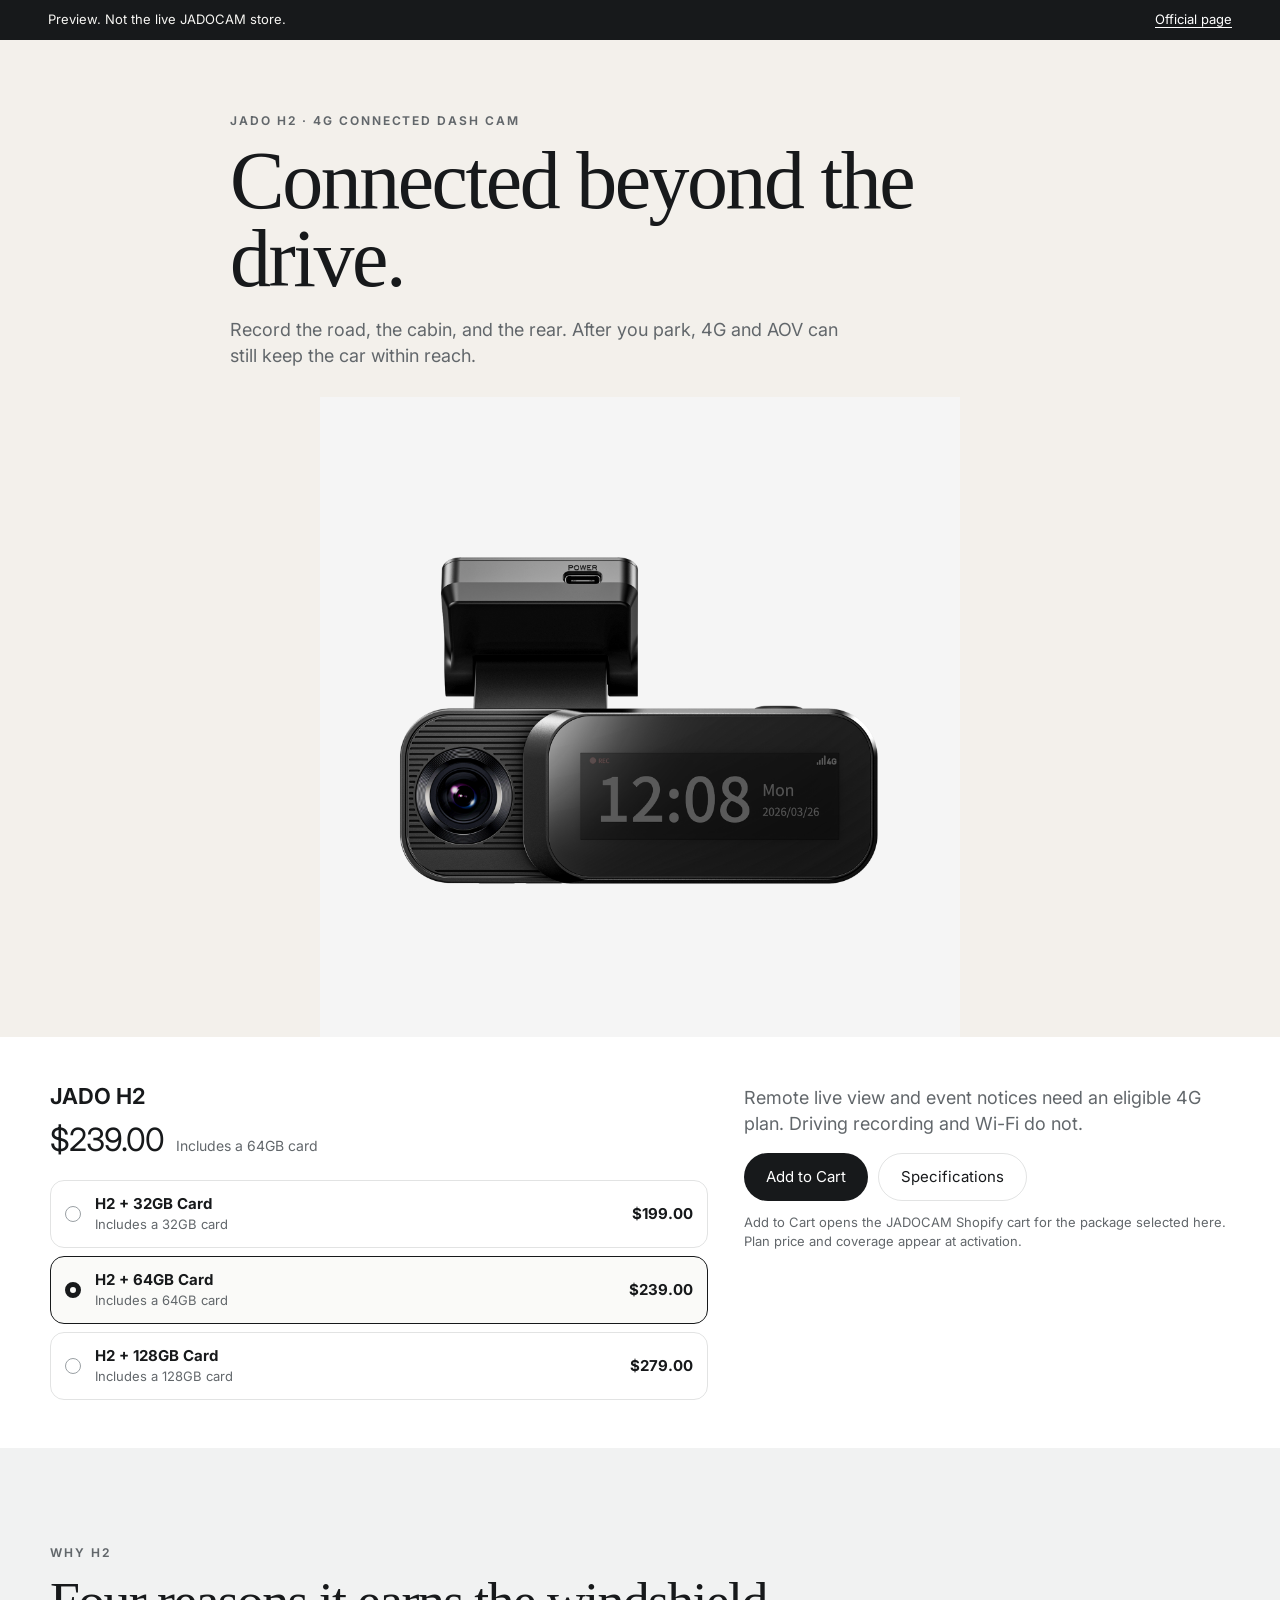
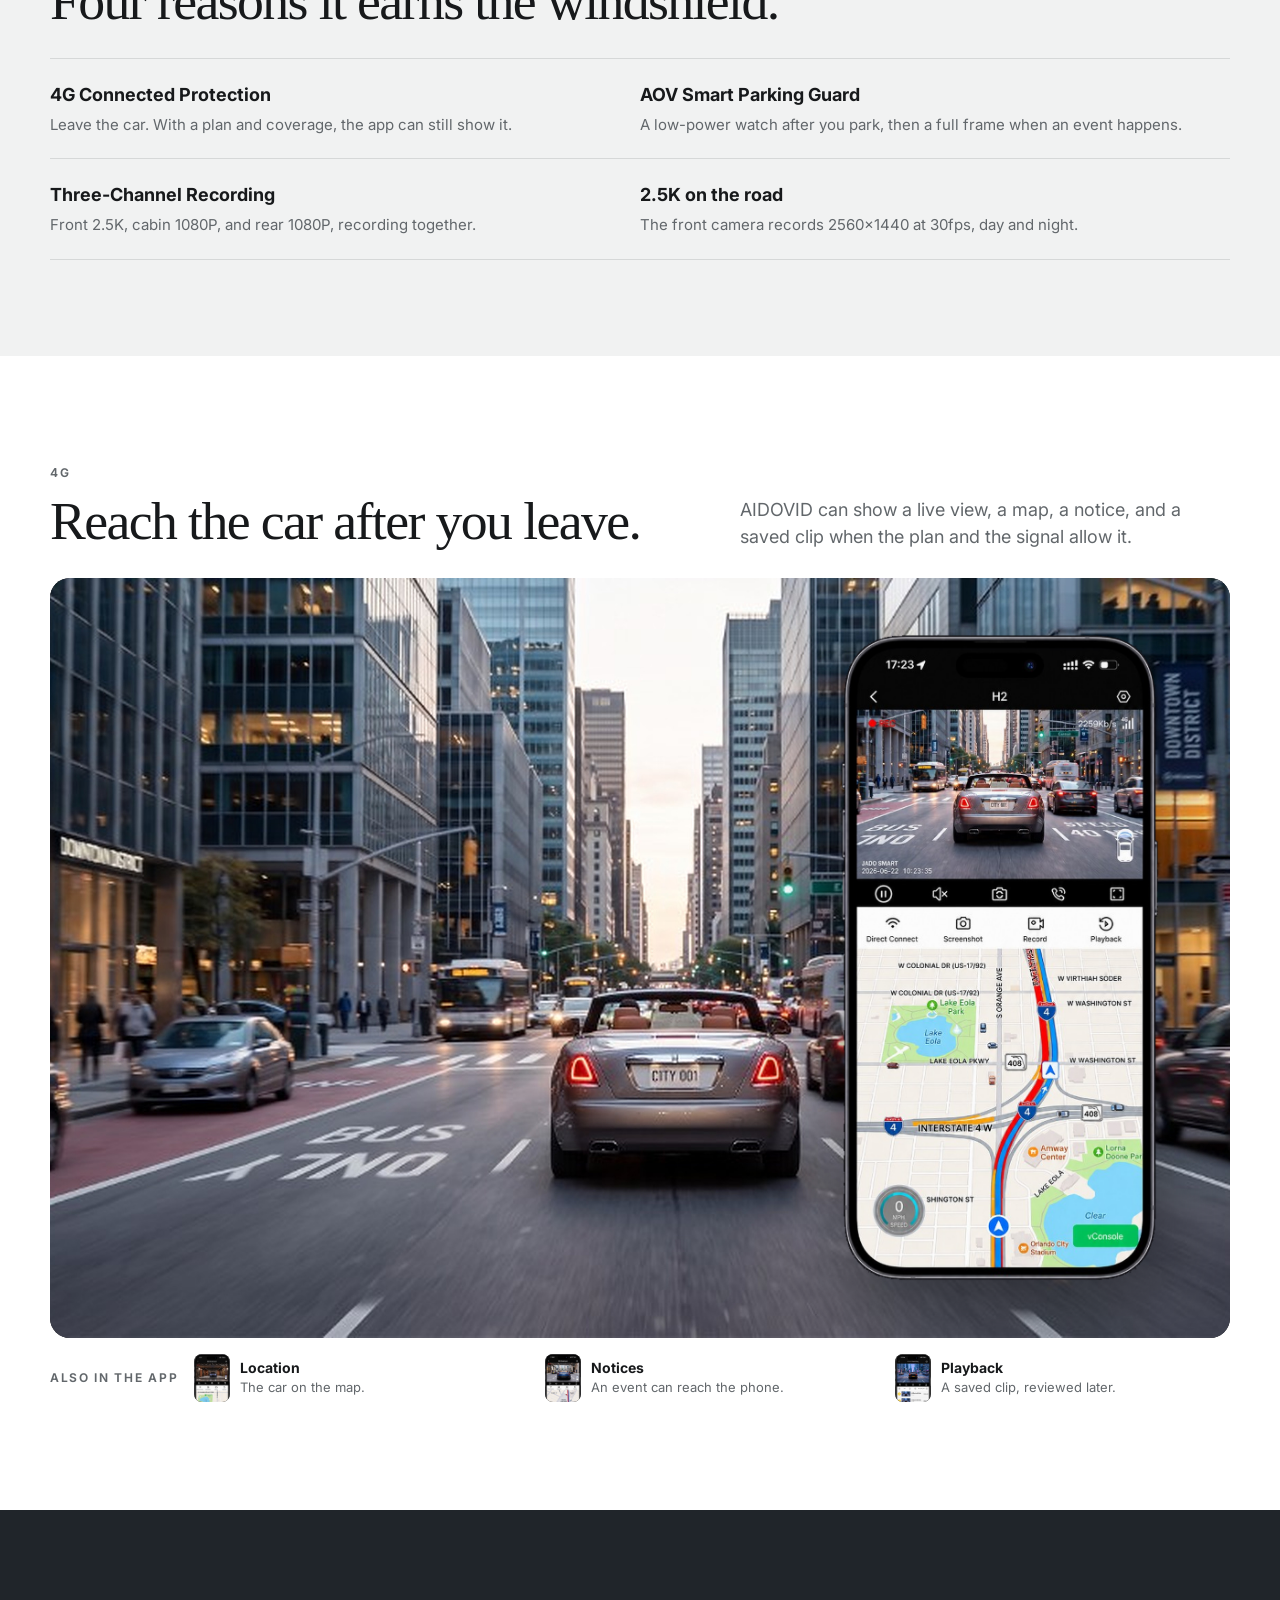
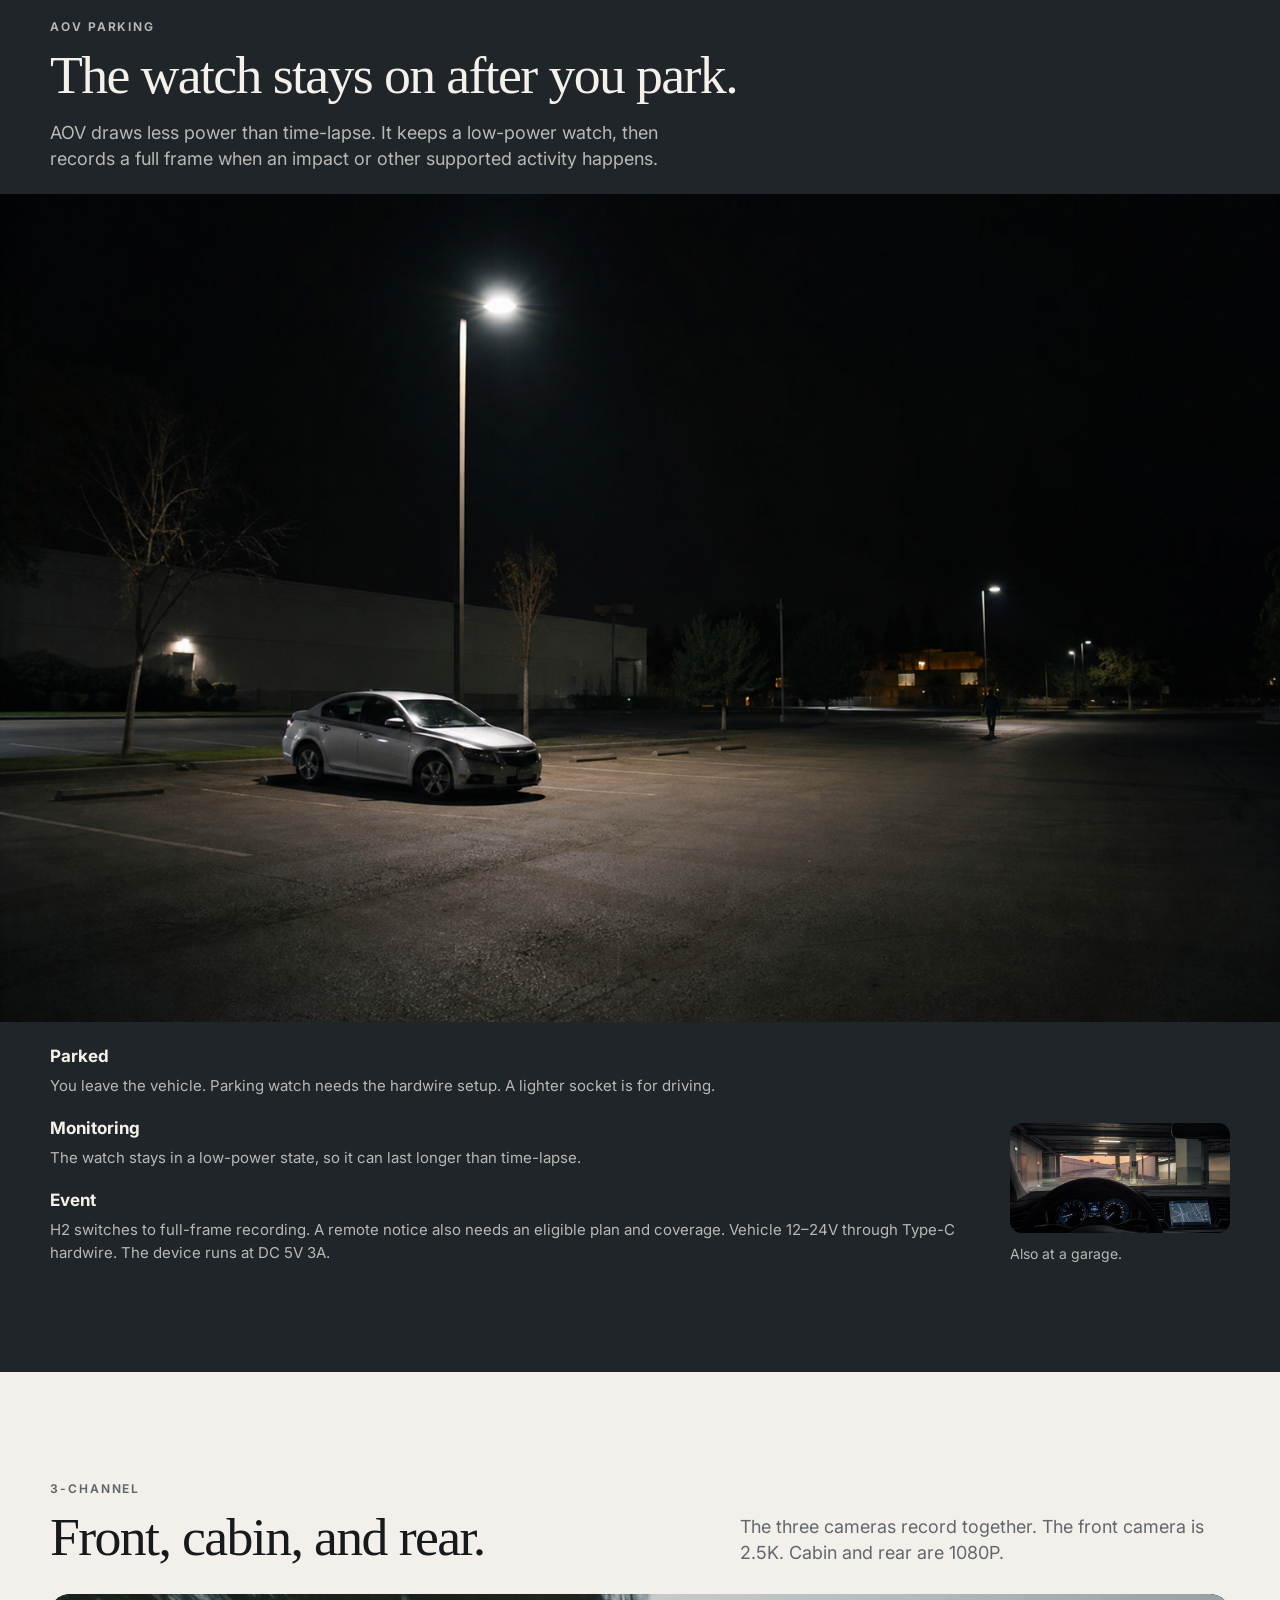
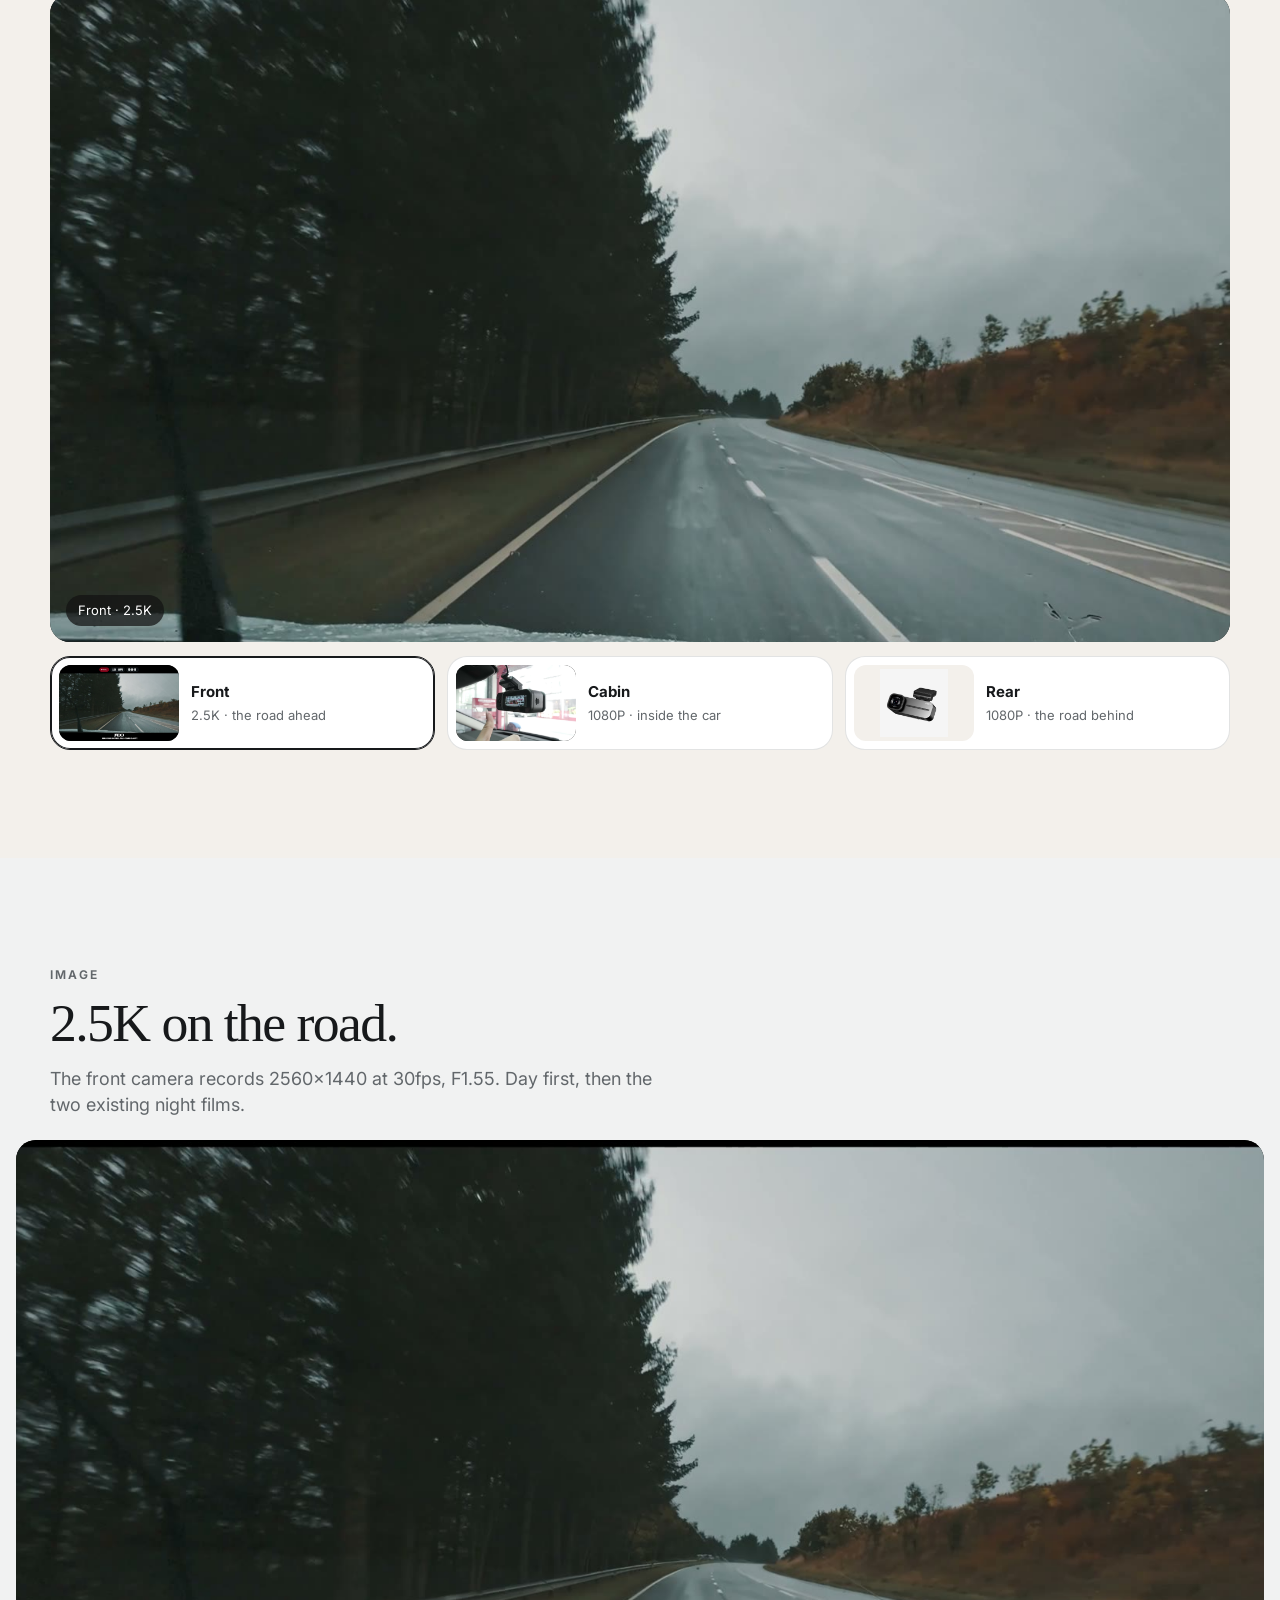
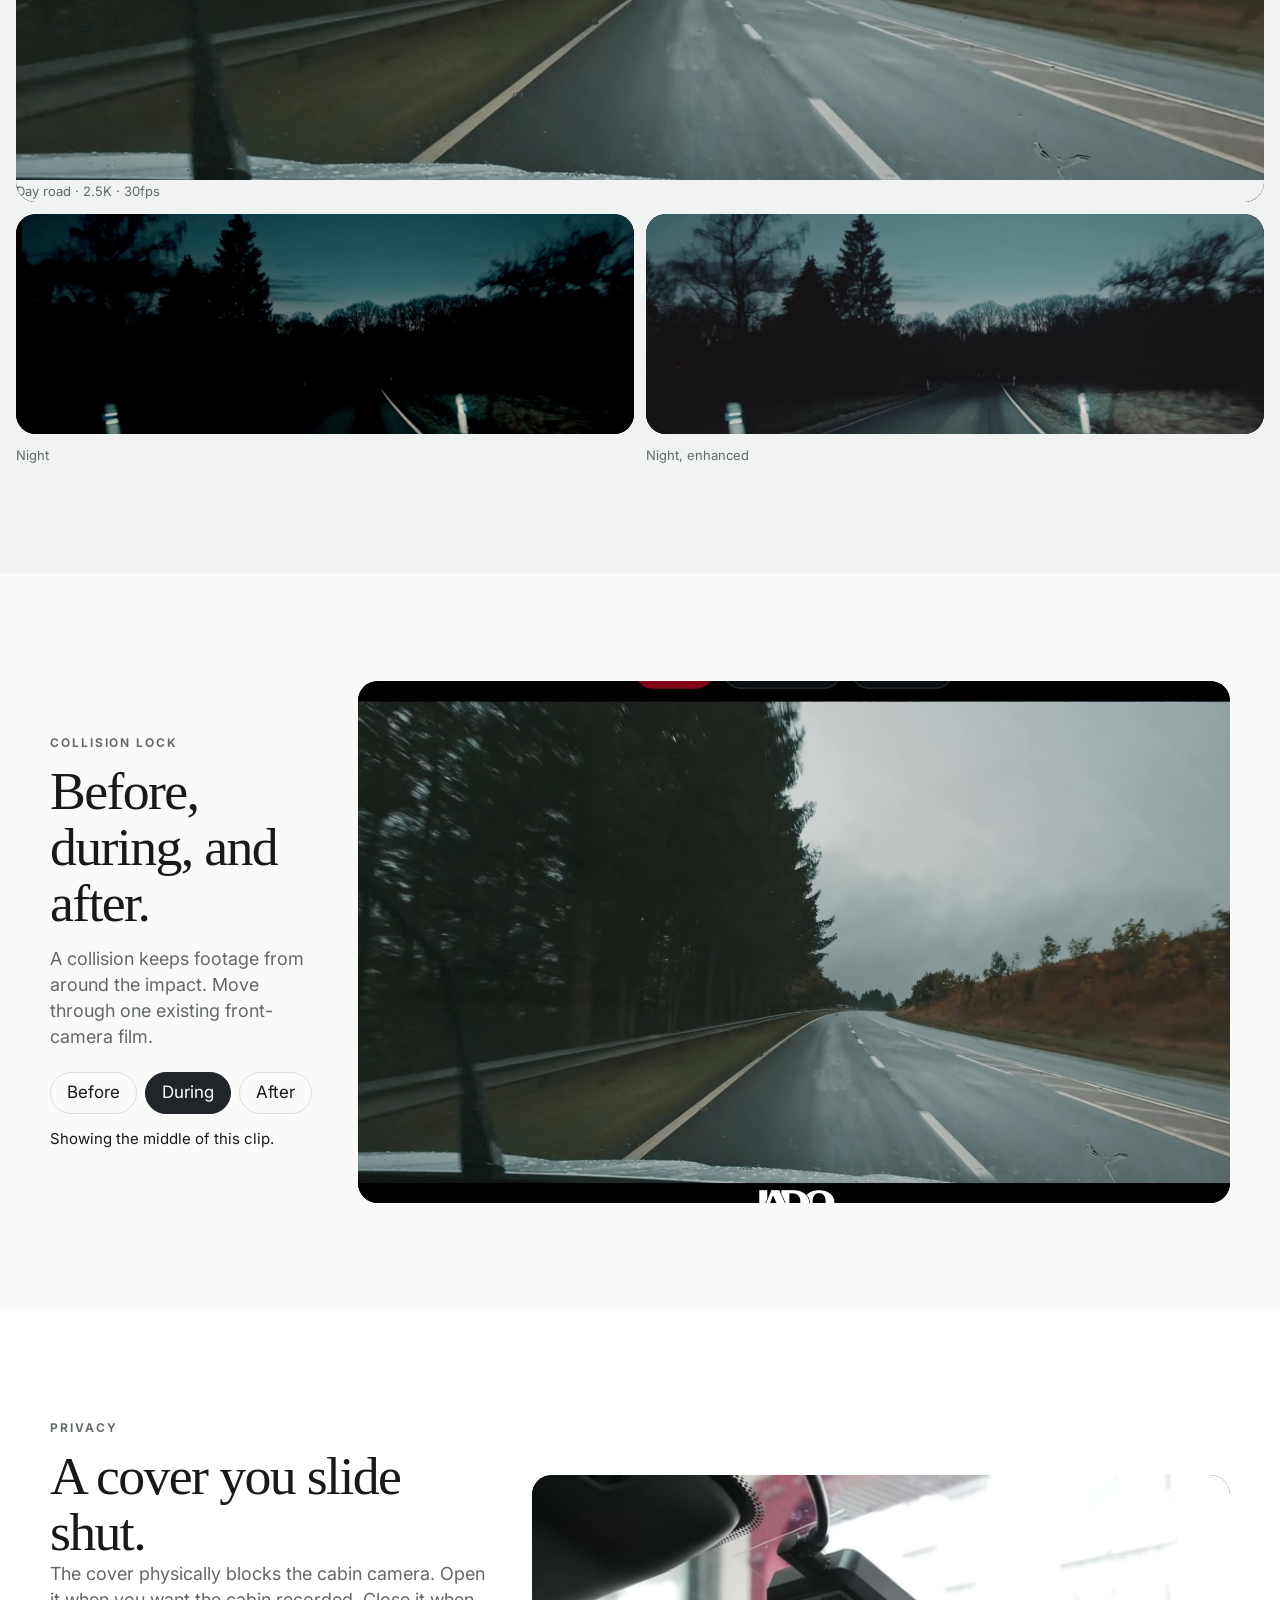
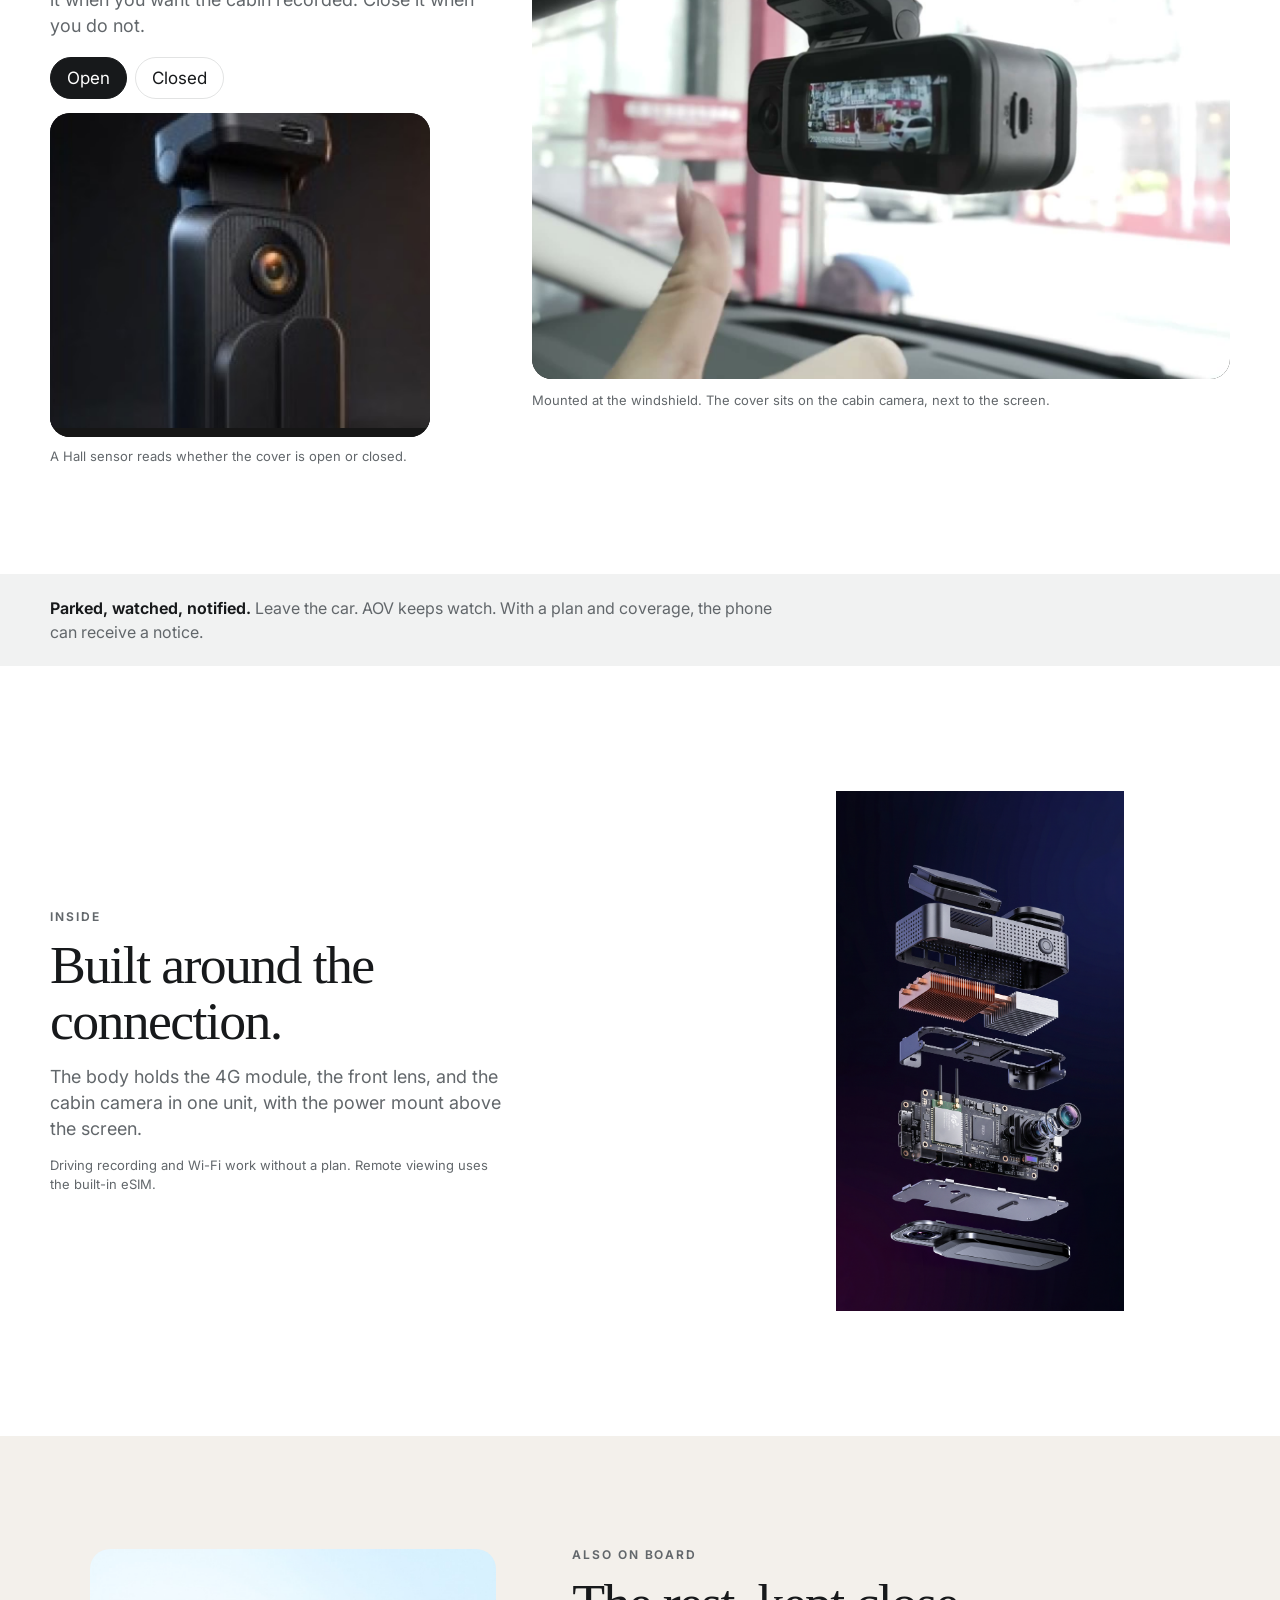
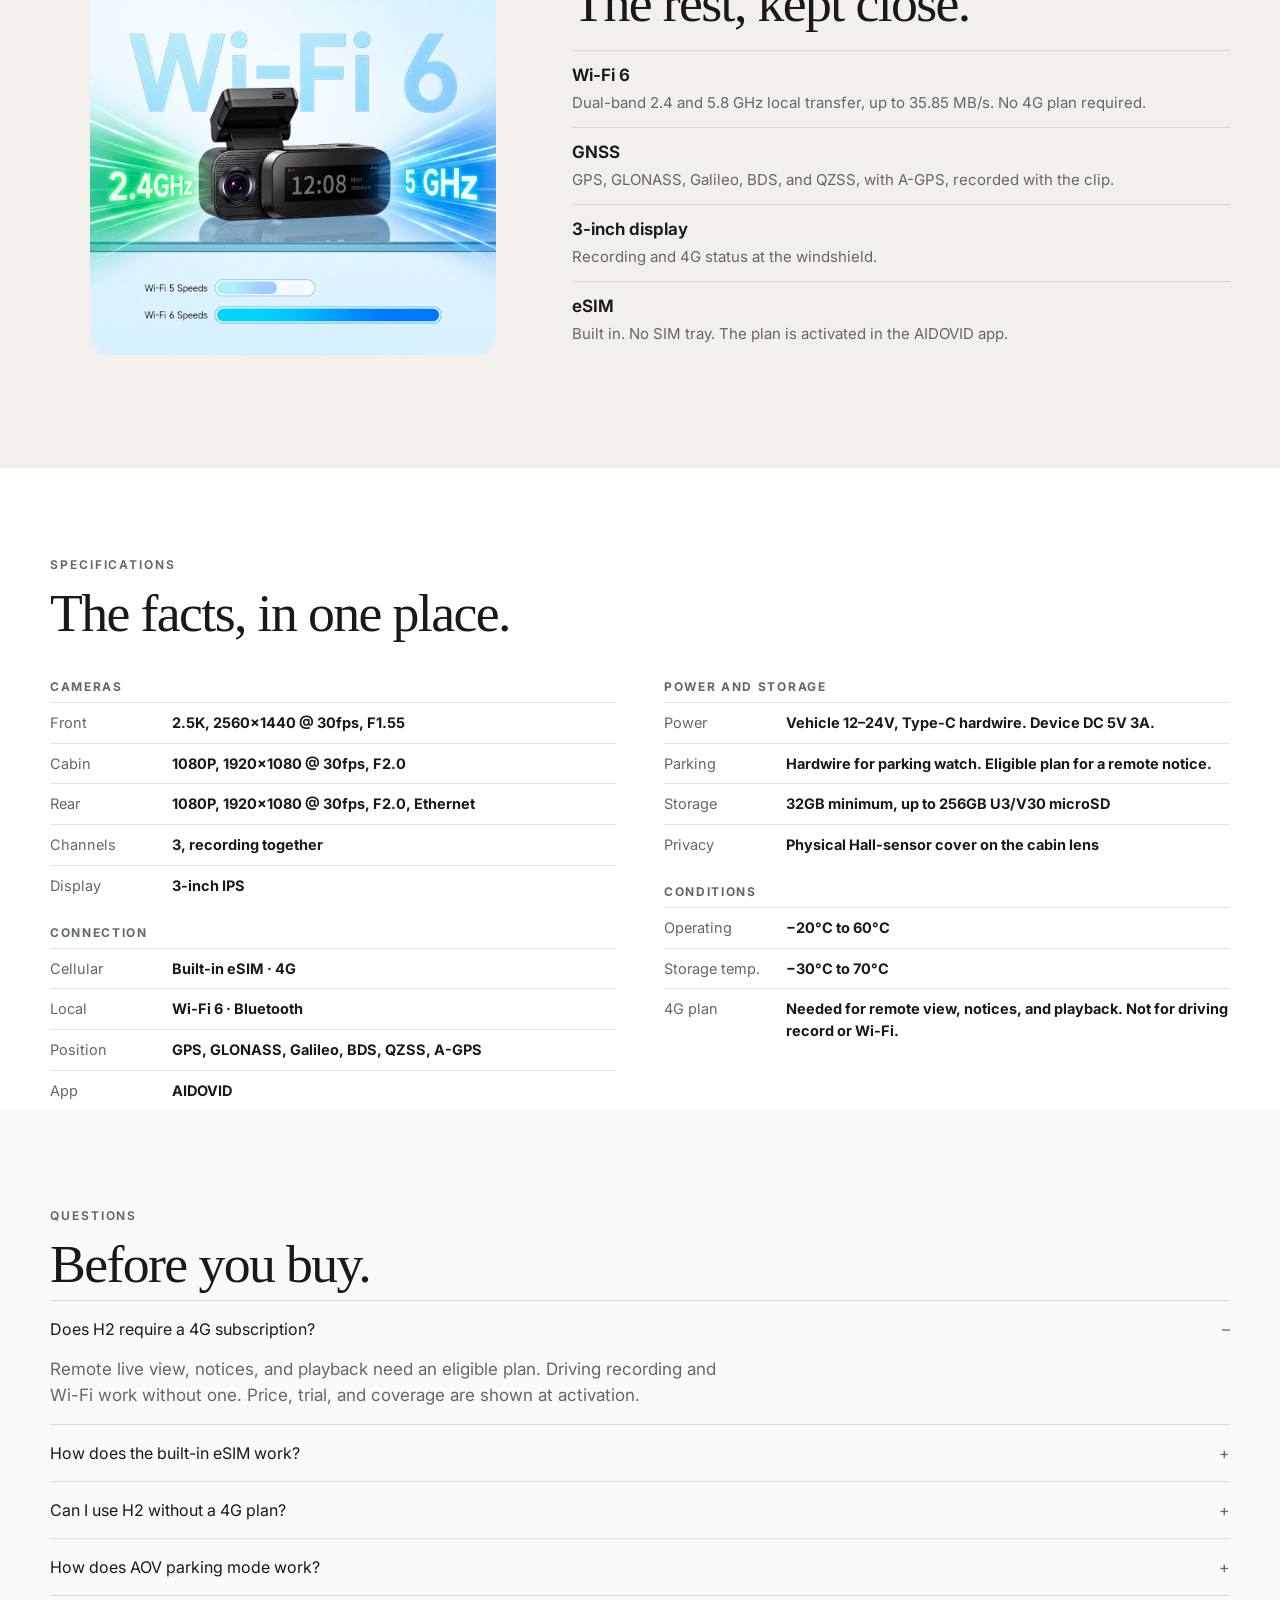
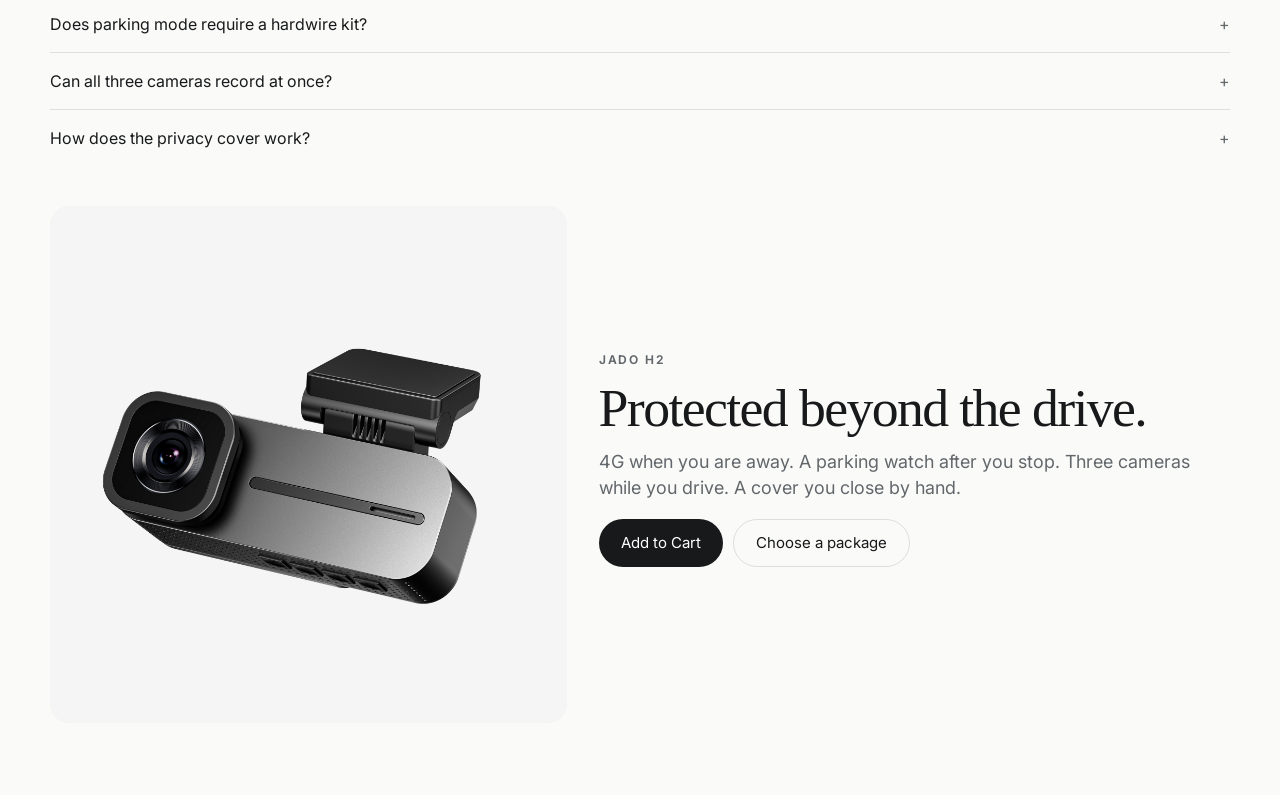
<file: index.html>
<!doctype html>
<html lang="en">
<head>
  <meta charset="utf-8">
  <meta name="robots" content="noindex, nofollow">
  <meta http-equiv="refresh" content="0; url=preview/h2-v2/">
  <title>Preview · JADO H2 V2 — not live</title>
</head>
<body>
  <p><a href="preview/h2-v2/">Open the H2 V2 preview</a></p>
</body>
</html>
</file>
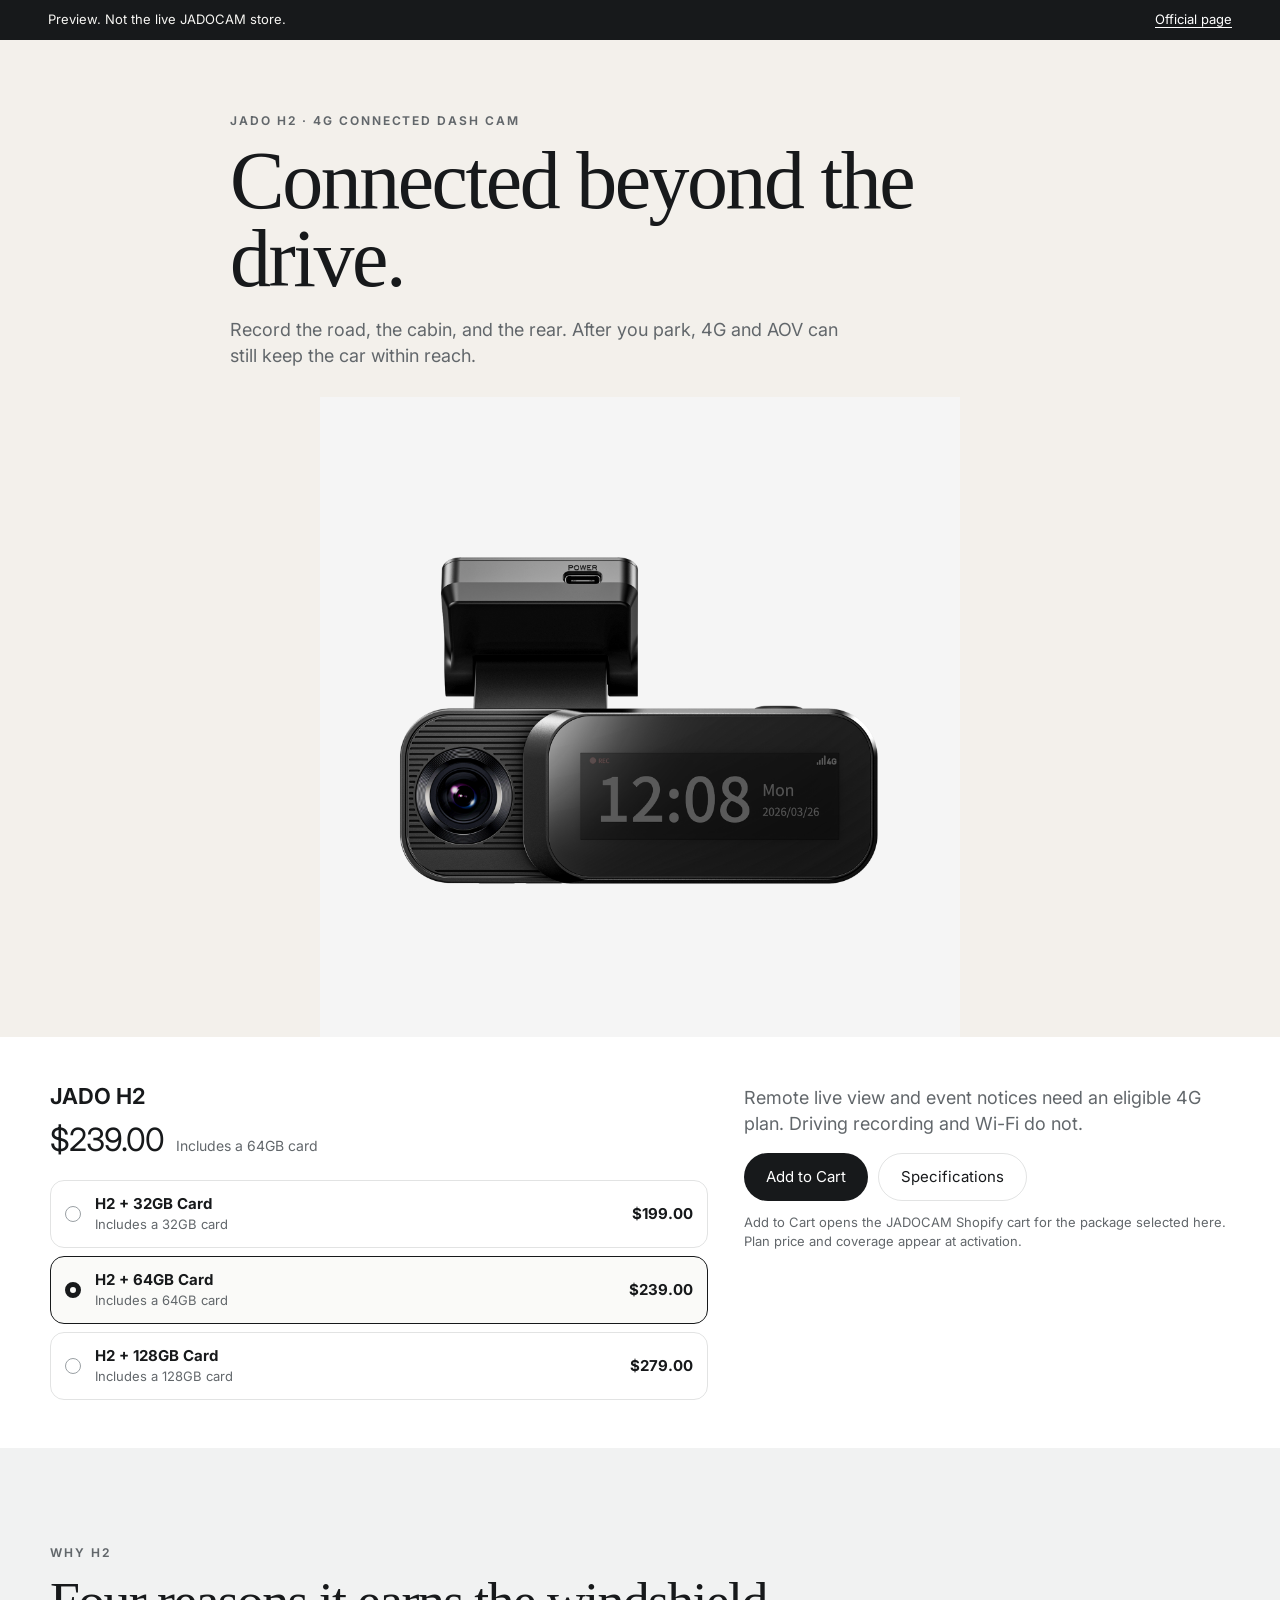
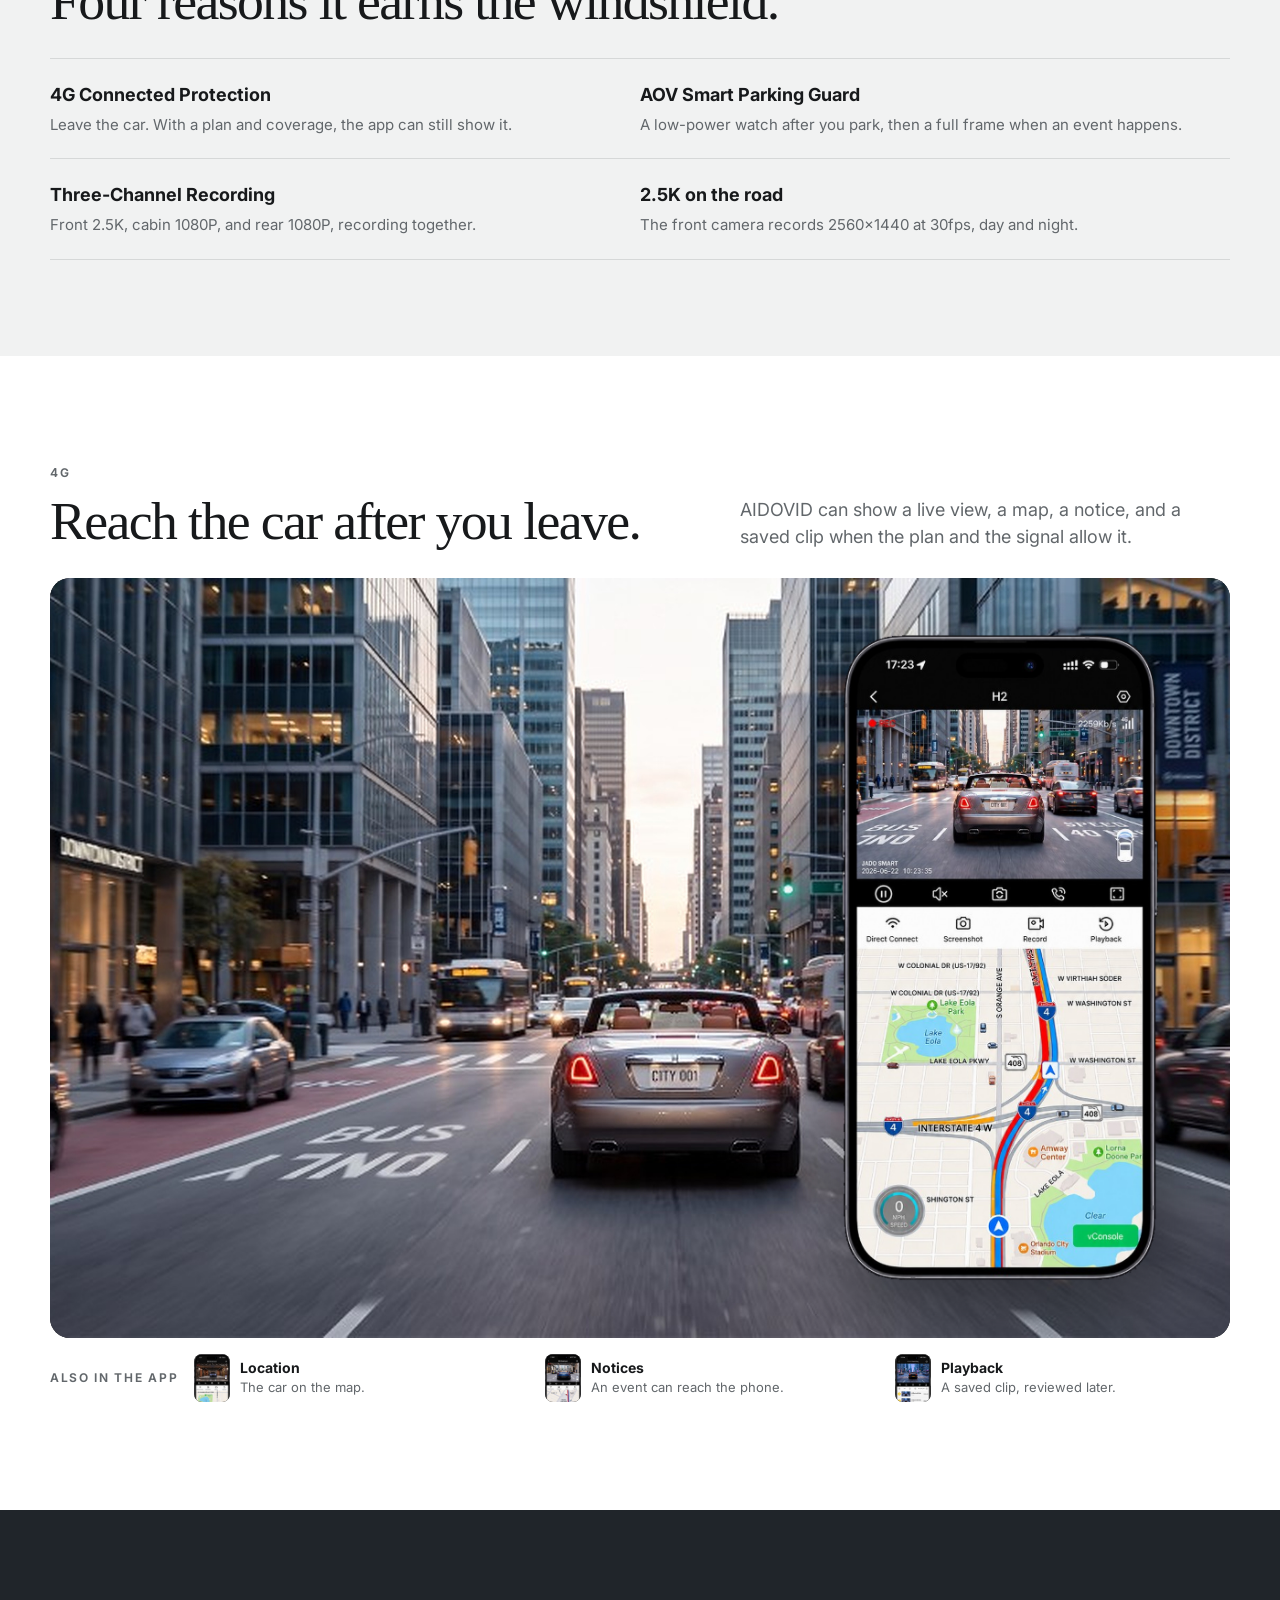
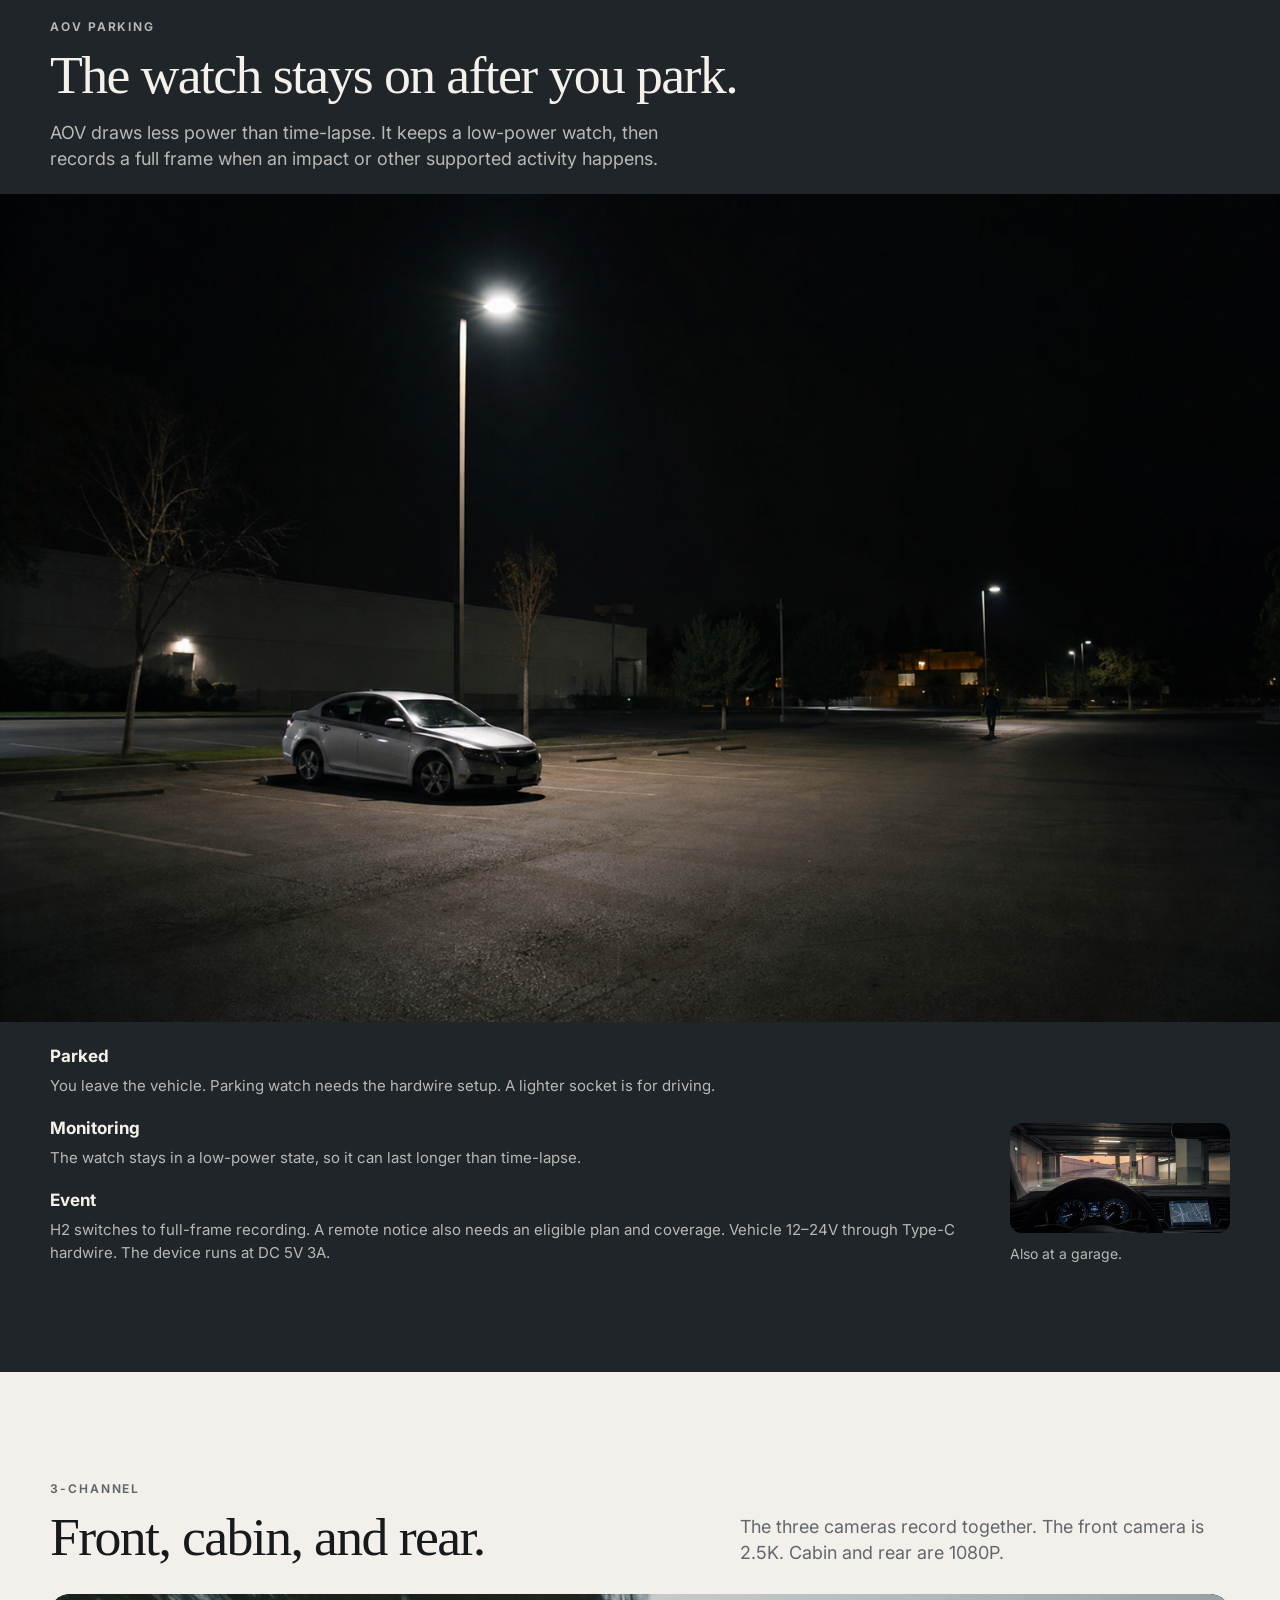
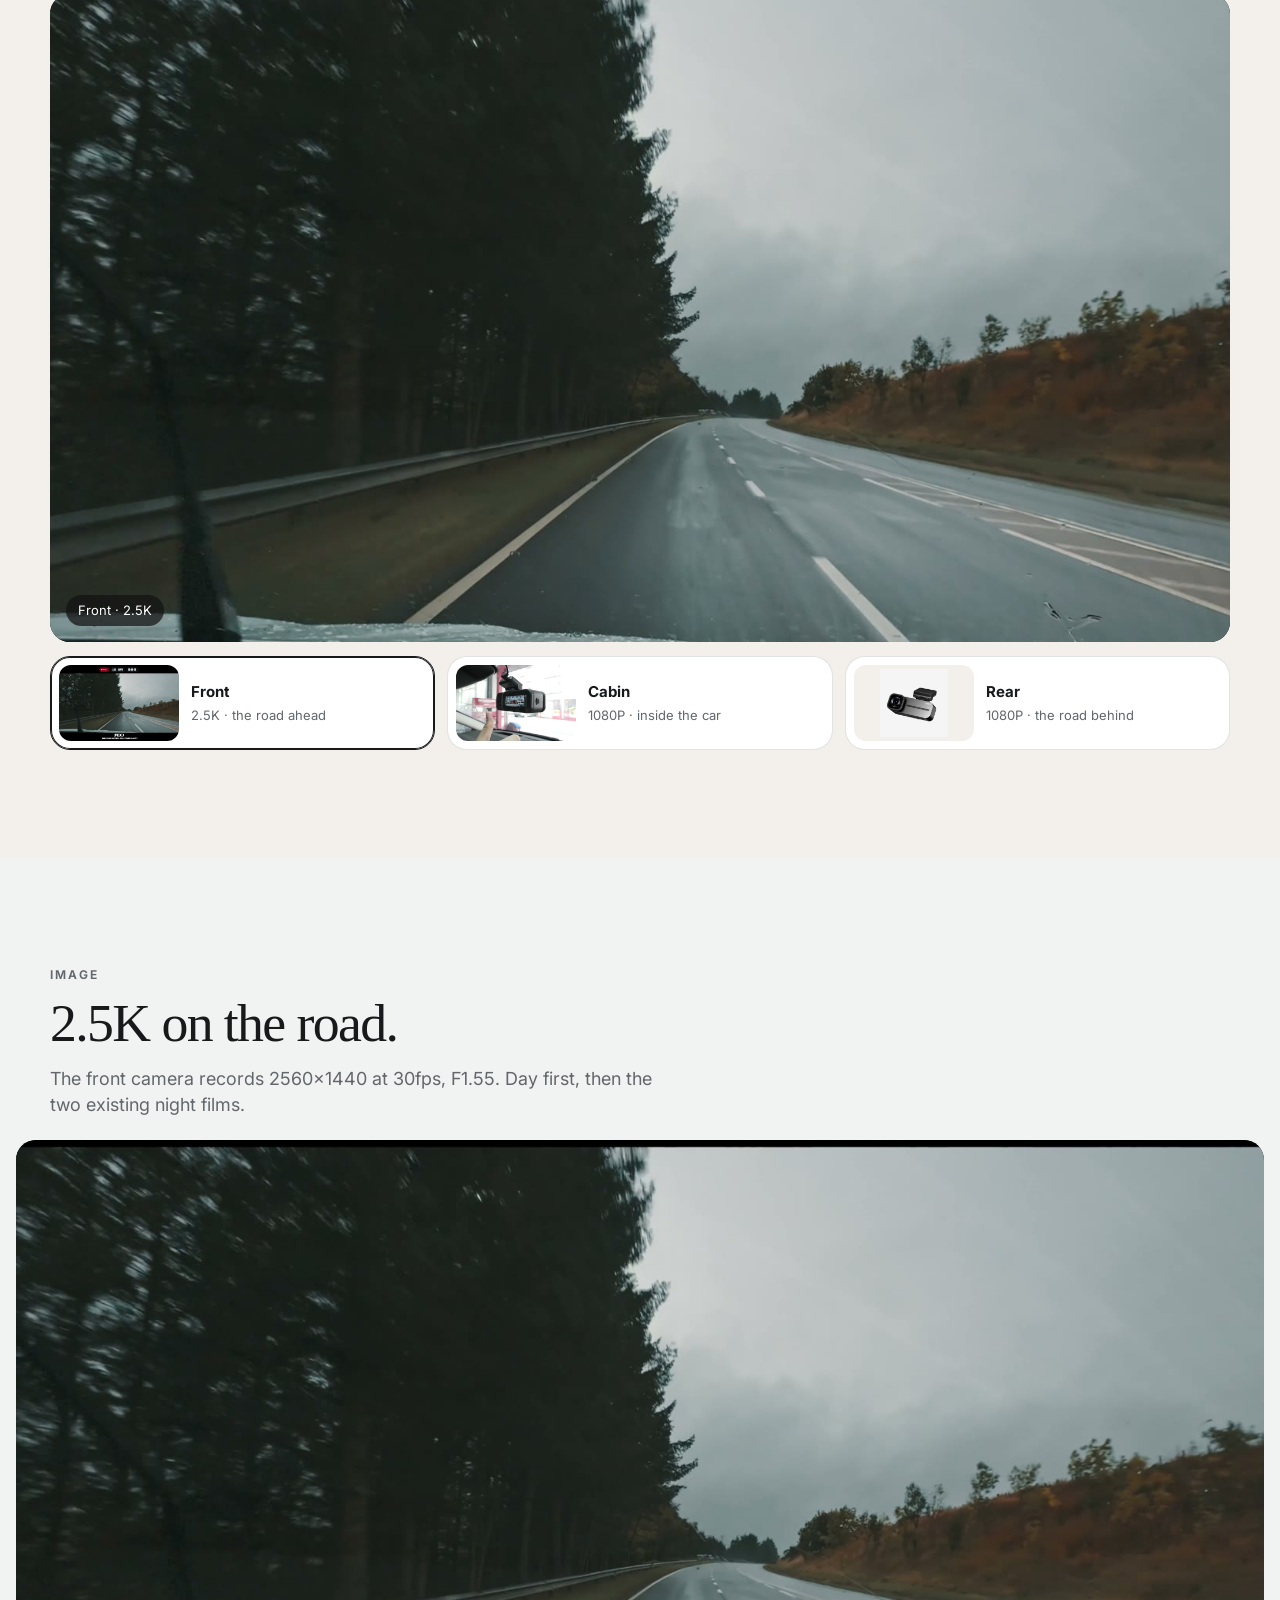
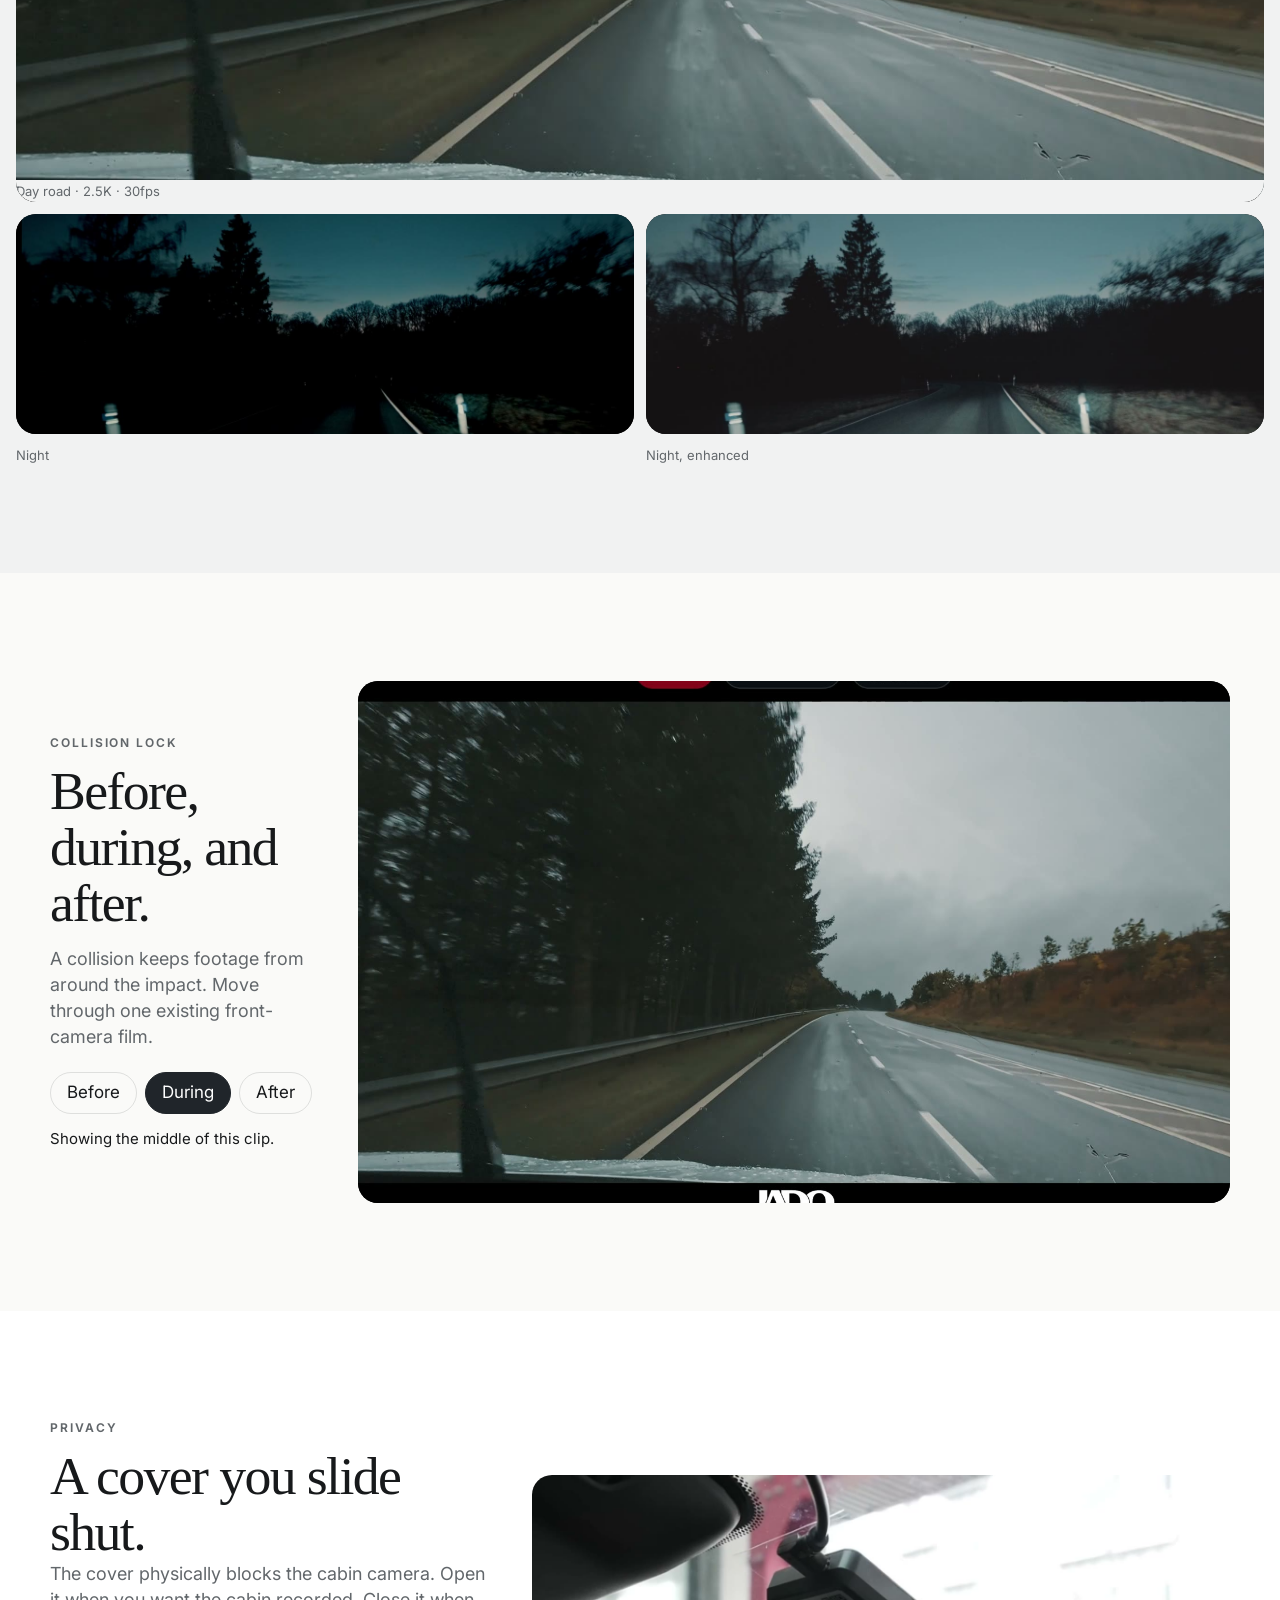
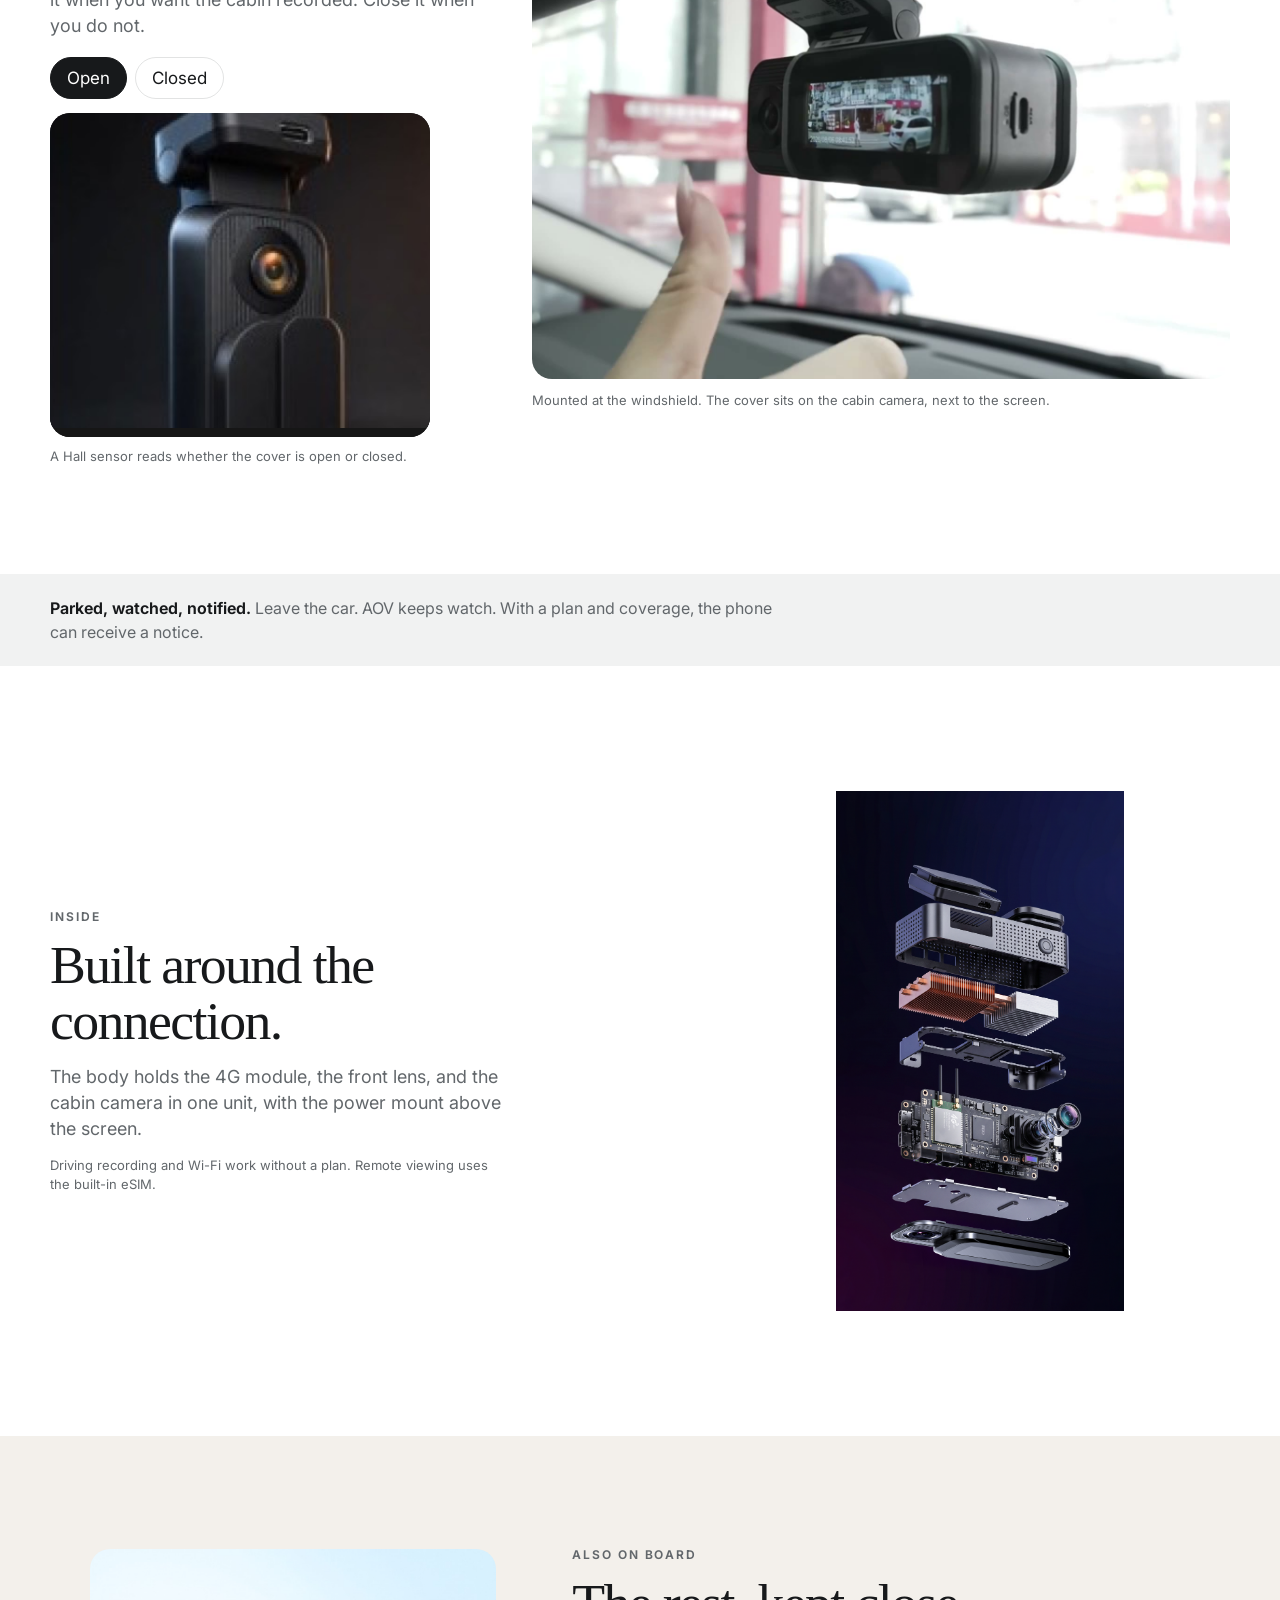
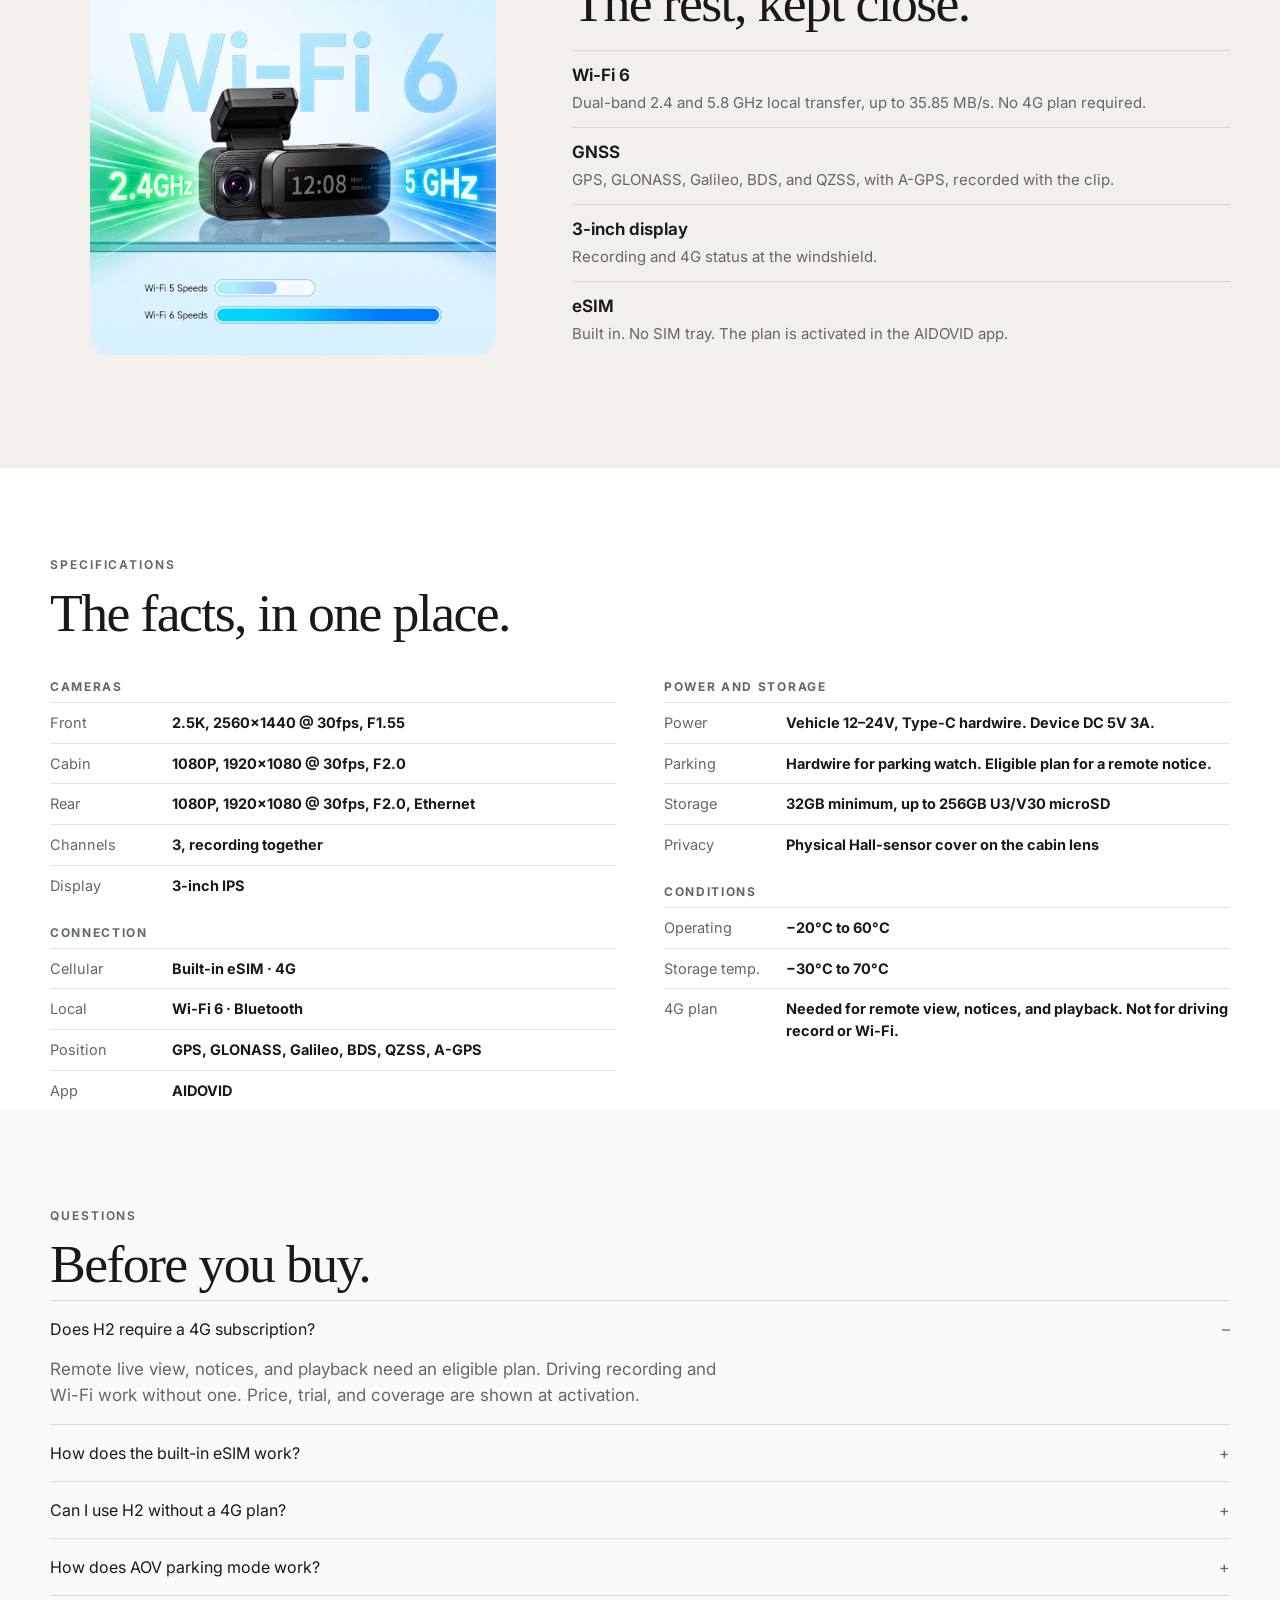
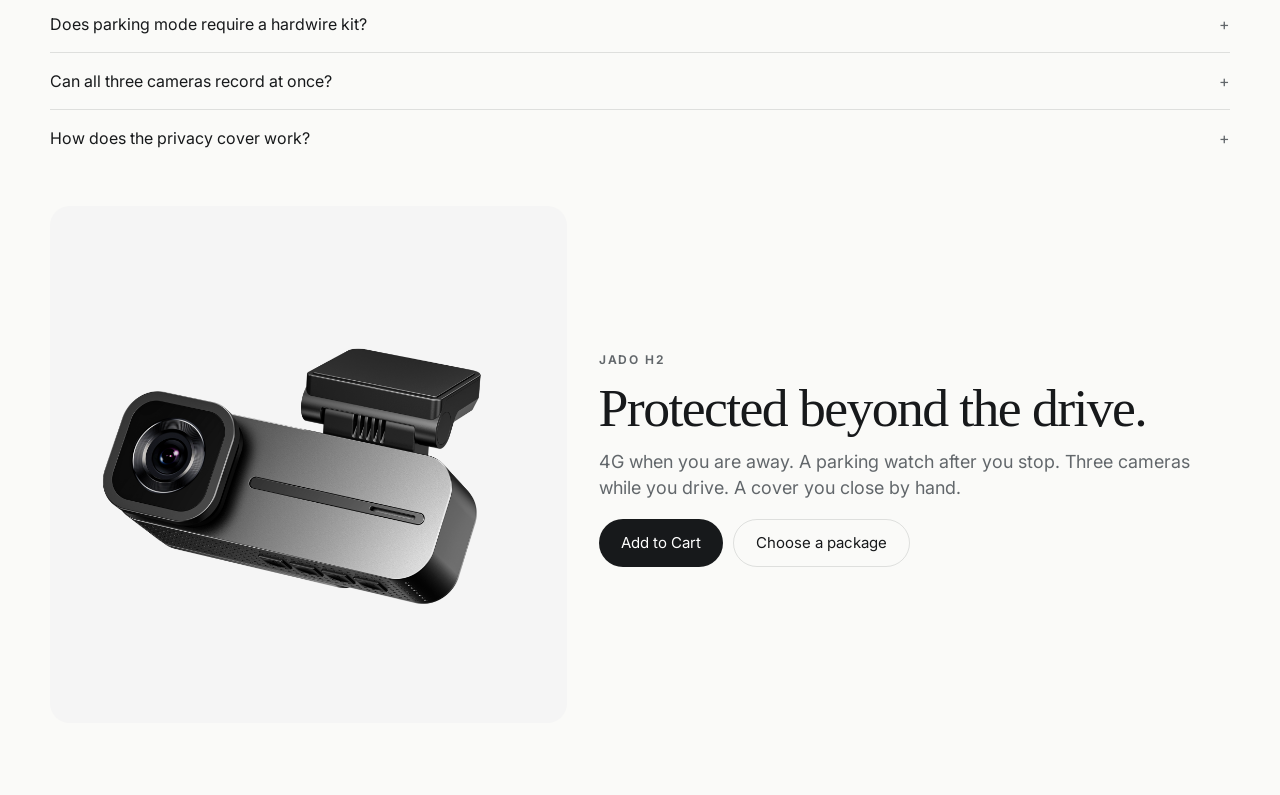
<file: preview/h2-v2/index.html>
<!DOCTYPE html>
<html lang="en">
<head>
  <meta charset="utf-8">
  <meta name="viewport" content="width=device-width, initial-scale=1">
  <meta name="robots" content="noindex, nofollow">
  <title>Preview · JADO H2 V2 — not live</title>
  <link rel="preconnect" href="https://fonts.googleapis.com">
  <link rel="preconnect" href="https://fonts.gstatic.com" crossorigin>
  <link href="https://fonts.googleapis.com/css2?family=Inter:wght@430;520;650&display=swap" rel="stylesheet">
  <link rel="stylesheet" href="../../assets/preview-h2-v2.css?v=20261016p">
</head>
<body>
  <div class="preview-bar">
    <span>Preview. Not the live JADOCAM store.</span>
    <a href="https://www.jadocam.com/products/h2-4g-connected-3-channel-dash-cam-esim-privacy">Official page</a>
  </div>

  <header class="hero">
    <div class="wrap hero-copy">
      <p class="eyebrow">JADO H2 · 4G Connected Dash Cam</p>
      <h1>Connected beyond the drive.</h1>
      <p class="lede">Record the road, the cabin, and the rear. After you park, 4G and AOV can still keep the car within reach.</p>
    </div>
    <figure class="hero-stage">
      <img src="../../assets/h2-gallery-main-02.png" alt="JADO H2 from the cabin side, with the screen, front lens, and power mount">
    </figure>
  </header>

  <section class="buy" id="buy" aria-label="Choose a package">
    <div class="wrap buy-panel">
      <div>
        <h2 class="buy-title">JADO H2</h2>
        <p class="price"><span data-price>$239.00</span><small data-price-note>Includes a 64GB card</small></p>
        <div class="packages" role="radiogroup" aria-label="Choose your package">
          <button class="pkg" type="button" role="radio" data-pkg="0" aria-checked="false">
            <i></i>
            <span><b>H2 + 32GB Card</b><em>Includes a 32GB card</em></span>
            <strong>$199.00</strong>
          </button>
          <button class="pkg is-on" type="button" role="radio" data-pkg="1" aria-checked="true">
            <i></i>
            <span><b>H2 + 64GB Card</b><em>Includes a 64GB card</em></span>
            <strong>$239.00</strong>
          </button>
          <button class="pkg" type="button" role="radio" data-pkg="2" aria-checked="false">
            <i></i>
            <span><b>H2 + 128GB Card</b><em>Includes a 128GB card</em></span>
            <strong>$279.00</strong>
          </button>
        </div>
      </div>
      <div class="buy-side">
        <p class="lede">Remote live view and event notices need an eligible 4G plan. Driving recording and Wi-Fi do not.</p>
        <div class="buy-actions">
          <a class="cta" data-cart href="https://jadocam.myshopify.com/cart/45546997743795:1">Add to Cart</a>
          <a class="cta ghost" href="#specs">Specifications</a>
        </div>
        <p class="fine">Add to Cart opens the JADOCAM Shopify cart for the package selected here. Plan price and coverage appear at activation.</p>
      </div>
    </div>
  </section>

  <section class="pillars" id="reasons">
    <div class="wrap">
      <p class="eyebrow">Why H2</p>
      <h2>Four reasons it earns the windshield.</h2>
      <ol class="pillar-list">
        <li><a href="#connected"><b>4G Connected Protection</b><span>Leave the car. With a plan and coverage, the app can still show it.</span></a></li>
        <li><a href="#parking"><b>AOV Smart Parking Guard</b><span>A low-power watch after you park, then a full frame when an event happens.</span></a></li>
        <li><a href="#views"><b>Three-Channel Recording</b><span>Front 2.5K, cabin 1080P, and rear 1080P, recording together.</span></a></li>
        <li><a href="#clarity"><b>2.5K on the road</b><span>The front camera records 2560×1440 at 30fps, day and night.</span></a></li>
      </ol>
    </div>
  </section>

  <section class="reach" id="connected" data-view="live">
    <div class="wrap">
      <div class="kicker">
        <div>
          <p class="eyebrow">4G</p>
          <h2>Reach the car after you leave.</h2>
        </div>
        <p class="lede">AIDOVID can show a live view, a map, a notice, and a saved clip when the plan and the signal allow it.</p>
      </div>
      <div class="reach-layout">
        <div class="reach-stage">
          <figure class="reach-shot is-on" data-shot="live">
            <img class="reach-bg" src="../../assets/h2-reach-live-bg-20260828v1.jpg" alt="A street scene behind the live-view phone">
            <img class="reach-phone" src="../../assets/h2-reach-live-app-20260828v1.png" alt="Existing AIDOVID image showing a live view">
          </figure>
        </div>
        <div class="reach-aside">
          <p>Also in the app</p>
          <figure>
            <img src="../../assets/h2-reach-location-app-20260828v9.png" alt="Existing app image showing the vehicle on a map">
            <figcaption><b>Location</b> The car on the map.</figcaption>
          </figure>
          <figure>
            <img src="../../assets/h2-reach-alerts-app-20260829v1.png" alt="Existing app image showing an event notice">
            <figcaption><b>Notices</b> An event can reach the phone.</figcaption>
          </figure>
          <figure>
            <img src="../../assets/h2-reach-playback-app-20260828v1.png" alt="Existing app image showing clip playback">
            <figcaption><b>Playback</b> A saved clip, reviewed later.</figcaption>
          </figure>
        </div>
      </div>
    </div>
  </section>

  <section class="parking" id="parking">
    <div class="wrap">
      <p class="eyebrow">AOV parking</p>
      <h2>The watch stays on after you park.</h2>
      <p class="lede park-lede">AOV draws less power than time-lapse. It keeps a low-power watch, then records a full frame when an impact or other supported activity happens.</p>
      <figure class="park-hero">
        <img src="../../assets/day-h2-scene05-night-v2.jpg" alt="A car parked in an open lot at night">
      </figure>
      <div class="park-lower">
        <ol class="steps">
          <li><b>Parked</b><p>You leave the vehicle. Parking watch needs the hardwire setup. A lighter socket is for driving.</p></li>
          <li><b>Monitoring</b><p>The watch stays in a low-power state, so it can last longer than time-lapse.</p></li>
          <li><b>Event</b><p>H2 switches to full-frame recording. A remote notice also needs an eligible plan and coverage. Vehicle 12–24V through Type-C hardwire. The device runs at DC 5V 3A.</p></li>
        </ol>
        <figure class="park-second">
          <img src="../../assets/day-h2-scene01-garage.jpg" alt="A view from the driver's seat in a parking garage at dusk">
          <figcaption>Also at a garage.</figcaption>
        </figure>
      </div>
    </div>
  </section>

  <section class="views" id="views">
    <div class="wrap">
      <div class="kicker">
        <div>
          <p class="eyebrow">3-channel</p>
          <h2>Front, cabin, and rear.</h2>
        </div>
        <p class="lede">The three cameras record together. The front camera is 2.5K. Cabin and rear are 1080P.</p>
      </div>
      <div class="channel" data-channel="front">
        <div class="channel-stage">
          <video data-cam-media="front" autoplay muted loop playsinline preload="metadata" poster="../../assets/h2-road-test-film-v2-poster-20260729.jpg">
            <source src="../../assets/h2-road-test-film-v2-20260729.mp4" type="video/mp4">
          </video>
          <video data-cam-media="cabin" muted loop playsinline preload="none" poster="../../assets/h2-privacy-cabin-poster-20260815.jpg">
            <source src="../../assets/h2-privacy-cabin-20260815.mp4" type="video/mp4">
          </video>
          <img data-cam-media="rear" src="../../assets/h2-library/h2-studio-road-facing-34.png" alt="Road-facing side of the H2 body">
        </div>
        <div class="channel-tabs" role="tablist" aria-label="Camera channel">
          <button type="button" class="is-on" data-cam="front" role="tab" aria-selected="true">
            <img src="../../assets/h2-road-test-film-v2-poster-20260729.jpg" alt="">
            <span><b>Front</b><em>2.5K · the road ahead</em></span>
          </button>
          <button type="button" data-cam="cabin" role="tab" aria-selected="false">
            <img src="../../assets/h2-privacy-cabin-poster-20260815.jpg" alt="">
            <span><b>Cabin</b><em>1080P · inside the car</em></span>
          </button>
          <button type="button" data-cam="rear" role="tab" aria-selected="false">
            <img src="../../assets/h2-library/h2-studio-road-facing-34.png" alt="">
            <span><b>Rear</b><em>1080P · the road behind</em></span>
          </button>
        </div>
      </div>
    </div>
  </section>

  <section class="clarity" id="clarity">
    <div class="wrap">
      <p class="eyebrow">Image</p>
      <h2>2.5K on the road.</h2>
      <p class="lede">The front camera records 2560×1440 at 30fps, F1.55. Day first, then the two existing night films.</p>
    </div>
    <div class="clarity-wide">
      <figure class="day-film">
        <video autoplay muted loop playsinline preload="metadata" poster="../../assets/h2-road-test-film-v2-poster-20260729.jpg">
          <source src="../../assets/h2-road-test-film-v2-20260729.mp4" type="video/mp4">
        </video>
        <figcaption>Day road · 2.5K · 30fps</figcaption>
      </figure>
      <div class="night-pair">
        <figure>
          <video autoplay muted loop playsinline preload="metadata" poster="../../assets/h2-night-standard-v3-poster-20260729.jpg">
            <source src="../../assets/h2-night-standard-v3-20260729.mp4" type="video/mp4">
          </video>
          <figcaption>Night</figcaption>
        </figure>
        <figure>
          <video autoplay muted loop playsinline preload="metadata" poster="../../assets/h2-night-enhanced-v3-poster-20260729.jpg">
            <source src="../../assets/h2-night-enhanced-v3-20260729.mp4" type="video/mp4">
          </video>
          <figcaption>Night, enhanced</figcaption>
        </figure>
      </div>
    </div>
  </section>

  <section class="lock" id="lock">
    <div class="wrap lock-grid">
      <div>
        <p class="eyebrow">Collision lock</p>
        <h2>Before, during, and after.</h2>
        <p class="lede">A collision keeps footage from around the impact. Move through one existing front-camera film.</p>
        <div class="lock-nav" role="tablist" aria-label="Moments in the saved clip">
          <button type="button" data-when="before">Before</button>
          <button type="button" class="is-on" data-when="during">During</button>
          <button type="button" data-when="after">After</button>
        </div>
        <p class="lock-status" data-lock-status>Showing the middle of this clip.</p>
      </div>
      <figure class="lock-stage">
        <video data-lock-film muted playsinline preload="metadata" poster="../../assets/h2-road-test-film-v2-poster-20260729.jpg">
          <source src="../../assets/h2-road-test-film-v2-20260729.mp4" type="video/mp4">
        </video>
      </figure>
    </div>
  </section>

  <section class="privacy" id="privacy" data-cover="open">
    <div class="wrap privacy-layout">
      <div>
        <p class="eyebrow">Privacy</p>
        <h2>A cover you slide shut.</h2>
        <p class="lede">The cover physically blocks the cabin camera. Open it when you want the cabin recorded. Close it when you do not.</p>
        <div class="switcher" role="group" aria-label="Privacy cover state">
          <button type="button" class="is-on" data-privacy="open">Open</button>
          <button type="button" data-privacy="closed">Closed</button>
        </div>
        <figure class="macro">
          <img data-macro src="../../assets/h2-privacy-slide-open.jpg" alt="H2 cabin camera with the privacy cover open">
          <figcaption data-macro-cap>Open — cabin lens uncovered</figcaption>
        </figure>
        <p class="fine">A Hall sensor reads whether the cover is open or closed.</p>
      </div>
      <figure class="cabin-film">
        <video autoplay muted loop playsinline preload="metadata" poster="../../assets/h2-privacy-cabin-poster-20260815.jpg">
          <source src="../../assets/h2-privacy-cabin-20260815.mp4" type="video/mp4">
        </video>
        <figcaption>Mounted at the windshield. The cover sits on the cabin camera, next to the screen.</figcaption>
      </figure>
    </div>
  </section>

  <section class="together" id="together">
    <div class="wrap together-line">
      <p><b>Parked, watched, notified.</b> Leave the car. AOV keeps watch. With a plan and coverage, the phone can receive a notice.</p>
    </div>
  </section>

  <section class="inside" id="inside">
    <div class="wrap inside-grid">
      <div>
        <p class="eyebrow">Inside</p>
        <h2>Built around the connection.</h2>
        <p class="lede">The body holds the 4G module, the front lens, and the cabin camera in one unit, with the power mount above the screen.</p>
        <p class="fine">Driving recording and Wi-Fi work without a plan. Remote viewing uses the built-in eSIM.</p>
      </div>
      <figure>
        <img src="../../assets/h2-internal-exploded-20260811.jpg" alt="Exploded view of the H2 body, showing the lenses, board, and mount">
      </figure>
    </div>
  </section>

  <section class="essentials" id="essentials">
    <div class="wrap essentials-grid">
      <figure>
        <img src="../../assets/h2-gallery-wifi6.jpg" alt="H2 with Wi-Fi 6 dual-band markings, 2.4 GHz and 5 GHz">
      </figure>
      <div>
        <p class="eyebrow">Also on board</p>
        <h2>The rest, kept close.</h2>
        <dl class="facts">
          <div><dt>Wi-Fi 6</dt><dd>Dual-band 2.4 and 5.8 GHz local transfer, up to 35.85 MB/s. No 4G plan required.</dd></div>
          <div><dt>GNSS</dt><dd>GPS, GLONASS, Galileo, BDS, and QZSS, with A-GPS, recorded with the clip.</dd></div>
          <div><dt>3-inch display</dt><dd>Recording and 4G status at the windshield.</dd></div>
          <div><dt>eSIM</dt><dd>Built in. No SIM tray. The plan is activated in the AIDOVID app.</dd></div>
        </dl>
      </div>
    </div>
  </section>

  <section class="specs" id="specs">
    <div class="wrap">
      <p class="eyebrow">Specifications</p>
      <h2>The facts, in one place.</h2>
      <div class="spec-grid">
        <div>
          <h3>Cameras</h3>
          <div class="spec-row"><span>Front</span><b>2.5K, 2560×1440 @ 30fps, F1.55</b></div>
          <div class="spec-row"><span>Cabin</span><b>1080P, 1920×1080 @ 30fps, F2.0</b></div>
          <div class="spec-row"><span>Rear</span><b>1080P, 1920×1080 @ 30fps, F2.0, Ethernet</b></div>
          <div class="spec-row"><span>Channels</span><b>3, recording together</b></div>
          <div class="spec-row"><span>Display</span><b>3-inch IPS</b></div>
          <h3>Connection</h3>
          <div class="spec-row"><span>Cellular</span><b>Built-in eSIM · 4G</b></div>
          <div class="spec-row"><span>Local</span><b>Wi-Fi 6 · Bluetooth</b></div>
          <div class="spec-row"><span>Position</span><b>GPS, GLONASS, Galileo, BDS, QZSS, A-GPS</b></div>
          <div class="spec-row"><span>App</span><b>AIDOVID</b></div>
        </div>
        <div>
          <h3>Power and storage</h3>
          <div class="spec-row"><span>Power</span><b>Vehicle 12–24V, Type-C hardwire. Device DC 5V 3A.</b></div>
          <div class="spec-row"><span>Parking</span><b>Hardwire for parking watch. Eligible plan for a remote notice.</b></div>
          <div class="spec-row"><span>Storage</span><b>32GB minimum, up to 256GB U3/V30 microSD</b></div>
          <div class="spec-row"><span>Privacy</span><b>Physical Hall-sensor cover on the cabin lens</b></div>
          <h3>Conditions</h3>
          <div class="spec-row"><span>Operating</span><b>−20°C to 60°C</b></div>
          <div class="spec-row"><span>Storage temp.</span><b>−30°C to 70°C</b></div>
          <div class="spec-row"><span>4G plan</span><b>Needed for remote view, notices, and playback. Not for driving record or Wi-Fi.</b></div>
        </div>
      </div>
    </div>
  </section>

  <section class="faq" id="faq">
    <div class="wrap">
      <p class="eyebrow">Questions</p>
      <h2>Before you buy.</h2>
      <div class="faq-list">
        <details open>
          <summary>Does H2 require a 4G subscription?</summary>
          <p>Remote live view, notices, and playback need an eligible plan. Driving recording and Wi-Fi work without one. Price, trial, and coverage are shown at activation.</p>
        </details>
        <details>
          <summary>How does the built-in eSIM work?</summary>
          <p>There is no SIM tray. A data plan is activated in the AIDOVID app. Coverage and plan terms still apply.</p>
        </details>
        <details>
          <summary>Can I use H2 without a 4G plan?</summary>
          <p>Yes for recording while you drive, and for Wi-Fi. Remote viewing and 4G notices wait until a plan is active.</p>
        </details>
        <details>
          <summary>How does AOV parking mode work?</summary>
          <p>AOV is a low-power watch after you park. It uses less power than time-lapse. On an impact or other supported activity, H2 switches to full-frame recording.</p>
        </details>
        <details>
          <summary>Does parking mode require a hardwire kit?</summary>
          <p>Yes. Parking watch needs vehicle 12–24V through Type-C hardwire. The device runs at DC 5V 3A. A lighter socket is for driving.</p>
        </details>
        <details>
          <summary>Can all three cameras record at once?</summary>
          <p>Yes. Front is 2.5K. Cabin and rear are 1080P. Each records at 30fps.</p>
        </details>
        <details>
          <summary>How does the privacy cover work?</summary>
          <p>Slide the cover to block the cabin lens. A Hall sensor reads the open or closed position.</p>
        </details>
      </div>
      <div class="closing">
        <img src="../../assets/h2-gallery-main-03.png" alt="JADO H2 from the road-facing side">
        <div>
          <p class="eyebrow">JADO H2</p>
          <h2>Protected beyond the drive.</h2>
          <p class="lede">4G when you are away. A parking watch after you stop. Three cameras while you drive. A cover you close by hand.</p>
          <div class="buy-actions">
            <a class="cta" data-cart href="https://jadocam.myshopify.com/cart/45546997743795:1">Add to Cart</a>
            <a class="cta ghost" href="#buy">Choose a package</a>
          </div>
        </div>
      </div>
    </div>
  </section>

  <div class="sticky" aria-label="Add to cart">
    <div>
      <b data-sticky-name>H2 + 64GB Card</b>
      <span data-sticky-price>$239.00</span>
    </div>
    <a class="cta" data-cart href="https://jadocam.myshopify.com/cart/45546997743795:1">Add to Cart</a>
  </div>
  <script src="../../assets/preview-h2-v2.js?v=20261016p"></script>
</body>
</html>
</file>
<file: assets/preview-h2-v2.css>
/* JADO H2 V2 preview. Not the live product page. */
:root {
  --ink: #17191b;
  --muted: #62676b;
  --line: rgba(23, 25, 27, 0.12);
  --paper: #fafaf8;
  --white: #ffffff;
  --gray: #f1f2f2;
  --warm: #f3f0eb;
  --dark: #20252a;
  --radius: 20px;
  --max: 1180px;
  --pad: clamp(20px, 4vw, 48px);
  --serif: "Iowan Old Style", "Palatino Linotype", Palatino, Georgia, serif;
  --sans: Inter, "Helvetica Neue", Helvetica, Arial, sans-serif;
}

* { box-sizing: border-box; }
html { scroll-behavior: smooth; }
body {
  margin: 0;
  overflow-x: hidden;
  background: var(--paper);
  color: var(--ink);
  font-family: var(--sans);
  font-size: 17px;
  line-height: 1.5;
}
img, video { max-width: 100%; display: block; }
button { font: inherit; color: inherit; }
a { color: inherit; }
h1, h2 { font-family: var(--serif); font-weight: 500; letter-spacing: -0.03em; }
h1 { margin: 0; font-size: clamp(48px, 6.4vw, 88px); line-height: 0.96; }
h2 { margin: 0; font-size: clamp(34px, 4.2vw, 58px); line-height: 1.04; }
p { margin: 0; }
.wrap { width: min(var(--max), calc(100% - var(--pad) * 2)); margin: 0 auto; }
.eyebrow {
  margin: 0 0 12px;
  color: var(--muted);
  font-size: 12px;
  font-weight: 650;
  letter-spacing: 0.16em;
  text-transform: uppercase;
}
.lede { max-width: 38rem; color: var(--muted); font-size: 18px; line-height: 1.45; }
.fine { color: var(--muted); font-size: 13px; line-height: 1.45; }
.kicker {
  display: grid;
  grid-template-columns: 1.15fr 0.85fr;
  gap: 28px;
  align-items: end;
  margin-bottom: 28px;
}
.kicker .lede { justify-self: end; }

.preview-bar {
  position: sticky;
  top: 0;
  z-index: 40;
  display: flex;
  justify-content: space-between;
  gap: 16px;
  align-items: center;
  padding: 10px var(--pad);
  background: var(--ink);
  color: #f7f6f3;
  font-size: 13px;
}
.preview-bar a { color: #fff; text-underline-offset: 3px; }

.hero { padding: clamp(40px, 6vw, 72px) 0 0; background: var(--warm); }
.hero-copy { width: min(820px, 100%); }
.hero-copy .lede { margin-top: 18px; }
.hero-stage { margin: 28px 0 0; }
.hero-stage img {
  width: min(920px, 92%);
  margin: 0 auto;
  max-height: 640px;
  object-fit: contain;
}

.buy { background: var(--white); padding: clamp(28px, 4vw, 48px) 0; }
.buy-panel {
  display: grid;
  grid-template-columns: 1.15fr 0.85fr;
  gap: 36px;
  align-items: start;
}
.buy-title { font-family: var(--sans); font-size: 22px; letter-spacing: 0; font-weight: 650; }
.price { display: flex; align-items: baseline; gap: 12px; margin: 8px 0 16px; }
.price span { font-size: 32px; letter-spacing: -0.03em; }
.price small { color: var(--muted); font-size: 14px; }
.packages { display: grid; gap: 8px; }
.pkg {
  display: grid;
  grid-template-columns: 18px 1fr auto;
  gap: 12px;
  align-items: center;
  width: 100%;
  padding: 12px 14px;
  text-align: left;
  border: 1px solid var(--line);
  border-radius: 14px;
  background: transparent;
  cursor: pointer;
}
.pkg i {
  width: 16px;
  height: 16px;
  border-radius: 50%;
  border: 1.5px solid #9aa0a4;
}
.pkg.is-on { border-color: var(--ink); background: var(--paper); }
.pkg.is-on i { border: 5px solid var(--ink); }
.pkg b, .pkg strong { display: block; font-size: 15px; }
.pkg em { display: block; color: var(--muted); font-style: normal; font-size: 13px; }
.buy-side .lede { margin-bottom: 16px; }
.buy-actions { display: flex; flex-wrap: wrap; gap: 10px; margin-bottom: 12px; }
.cta {
  display: inline-flex;
  align-items: center;
  justify-content: center;
  min-height: 48px;
  padding: 0 22px;
  border-radius: 999px;
  background: var(--ink);
  color: #fff;
  text-decoration: none;
  font-size: 15px;
}
.cta.ghost { background: transparent; color: var(--ink); border: 1px solid var(--line); }

.pillars { background: var(--gray); padding: clamp(56px, 8vw, 96px) 0; }
.pillar-list {
  display: grid;
  grid-template-columns: 1fr 1fr;
  gap: 0;
  margin: 28px 0 0;
  padding: 0;
  list-style: none;
  border-top: 1px solid var(--line);
}
.pillar-list li { border-bottom: 1px solid var(--line); }
.pillar-list a {
  display: block;
  padding: 22px 22px 22px 0;
  text-decoration: none;
}
.pillar-list b { display: block; font-size: 18px; margin-bottom: 6px; }
.pillar-list span { display: block; color: var(--muted); font-size: 15px; max-width: 36rem; }

.reach { background: var(--white); padding: clamp(64px, 9vw, 108px) 0; }
.reach-layout { display: block; }
.reach-aside {
  display: grid;
  grid-template-columns: auto repeat(3, 1fr);
  gap: 16px;
  align-items: center;
  margin-top: 16px;
}
.reach-aside > p {
  color: var(--muted);
  font-size: 12px;
  font-weight: 650;
  letter-spacing: 0.14em;
  text-transform: uppercase;
}
.reach-aside figure { display: grid; grid-template-columns: 36px 1fr; gap: 10px; align-items: center; margin: 0; }
.reach-aside img {
  width: 36px;
  height: 48px;
  object-fit: cover;
  object-position: top center;
  border-radius: 8px;
  background: #111;
}
.reach-aside figcaption { color: var(--muted); font-size: 13px; }
.reach-aside figcaption b { display: block; color: var(--ink); font-size: 14px; }
.reach-stage {
  position: relative;
  width: 100%;
  min-height: 760px;
  border-radius: var(--radius);
  overflow: hidden;
  background: #111;
}
.reach-shot {
  position: absolute;
  inset: 0;
  margin: 0;
  display: flex;
  align-items: center;
  justify-content: flex-end;
  padding: 24px 6% 24px 0;
  opacity: 0;
  pointer-events: none;
}
.reach-shot.is-on { opacity: 1; }
.reach-bg { position: absolute; inset: 0; width: 100%; height: 100%; object-fit: cover; }
.reach-phone {
  position: relative;
  z-index: 1;
  width: min(320px, 38%);
  height: auto;
  object-fit: contain;
  filter: drop-shadow(0 24px 40px rgba(0,0,0,0.45));
}

.parking { background: var(--dark); color: #f4f1eb; padding: clamp(64px, 9vw, 108px) 0; }
.parking .lede, .parking .eyebrow, .parking figcaption { color: rgba(244,241,235,0.72); }
.park-lede { margin: 16px 0 22px; max-width: 40rem; }
.park-hero, .park-second { margin: 0; }
.park-hero {
  width: 100vw;
  margin-left: calc(50% - 50vw);
}
.park-hero img, .park-second img {
  width: 100%;
  object-fit: cover;
}
.park-hero img { height: min(92vh, 960px); border-radius: 0; }
.park-lower {
  display: grid;
  grid-template-columns: 1fr 220px;
  gap: 28px;
  align-items: end;
  margin-top: 22px;
}
.steps {
  display: grid;
  gap: 18px;
  margin: 0;
  padding: 0;
  list-style: none;
}
.steps b { display: block; margin-bottom: 6px; }
.steps p { color: rgba(244,241,235,0.72); font-size: 15px; }
.park-second img { height: 110px; border-radius: 12px; }
.park-second figcaption { margin-top: 10px; font-size: 14px; }

.views { background: var(--warm); padding: clamp(64px, 9vw, 108px) 0; }
.channel-stage {
  position: relative;
  height: min(72vh, 700px);
  border-radius: var(--radius);
  overflow: hidden;
  background: #111;
}
.channel-stage video, .channel-stage img {
  position: absolute;
  inset: 0;
  width: 100%;
  height: 100%;
  object-fit: cover;
  opacity: 0;
}
.channel[data-channel="front"] [data-cam-media="front"] { object-position: center 26%; transform: scale(1.28); }
.channel[data-channel="rear"] .channel-stage { background: var(--warm); }
.channel[data-channel="rear"] .channel-stage img { object-fit: contain; padding: 28px; }
.channel[data-channel="front"] [data-cam-media="front"],
.channel[data-channel="cabin"] [data-cam-media="cabin"],
.channel[data-channel="rear"] [data-cam-media="rear"] { opacity: 1; }
.channel-tabs { display: grid; grid-template-columns: repeat(3, 1fr); gap: 12px; margin-top: 14px; }
.channel-stage::after {
  content: "Front · 2.5K";
  position: absolute;
  left: 16px;
  bottom: 16px;
  z-index: 2;
  padding: 6px 12px;
  border-radius: 999px;
  background: rgba(18, 18, 18, 0.72);
  color: #fff;
  font-size: 13px;
}
.channel[data-channel="cabin"] .channel-stage::after { content: "Cabin · 1080P"; }
.channel[data-channel="rear"] .channel-stage::after { content: "Rear · 1080P"; }
.channel-tabs button, .lock-nav button, .switcher button {
  min-height: 42px;
  padding: 0 16px;
  border-radius: 999px;
  border: 1px solid var(--line);
  background: transparent;
  cursor: pointer;
}
.lock-nav button.is-on, .switcher button.is-on { background: var(--ink); color: #fff; border-color: var(--ink); }
.channel-tabs button {
  display: grid;
  grid-template-columns: 120px 1fr;
  gap: 12px;
  align-items: center;
  min-height: 0;
  padding: 8px;
  border-radius: var(--radius);
  text-align: left;
  background: var(--white);
}
.channel-tabs button img {
  width: 120px;
  height: 76px;
  object-fit: cover;
  border-radius: 12px;
  background: #111;
}
.channel-tabs button[data-cam="rear"] img { object-fit: contain; background: var(--warm); padding: 4px; }
.channel-tabs button b { display: block; font-size: 15px; }
.channel-tabs button em { display: block; margin-top: 2px; color: var(--muted); font-size: 13px; font-style: normal; }
.channel-tabs button.is-on {
  background: var(--white);
  color: var(--ink);
  border-color: var(--ink);
  box-shadow: inset 0 0 0 1px var(--ink);
}

.clarity { background: var(--gray); padding: clamp(64px, 9vw, 108px) 0; }
.clarity .lede { margin: 14px 0 22px; }
.day-film, .night-pair figure { margin: 0; }
.clarity-wide { width: min(1360px, calc(100% - 32px)); margin: 18px auto 0; }
.day-film { overflow: hidden; border-radius: var(--radius); }
.day-film video, .night-pair video, .lock-stage video, .cabin-film video {
  width: 100%;
  object-fit: cover;
  background: #111;
}
.day-film video { height: min(70vh, 700px); border-radius: var(--radius); object-position: center 32%; transform: scale(1.18); }
.day-film figcaption, .night-pair figcaption, .cabin-film figcaption {
  position: relative;
  z-index: 1;
  margin-top: 10px;
  padding-top: 2px;
  background: var(--gray);
  color: var(--muted);
  font-size: 13px;
}
.cabin-film figcaption { background: var(--white); }
.night-pair { display: grid; grid-template-columns: 1fr 1fr; gap: 12px; margin-top: 12px; }
.night-pair video { height: 220px; border-radius: var(--radius); }

.lock { background: var(--paper); padding: clamp(64px, 9vw, 108px) 0; }
.lock-grid {
  display: grid;
  grid-template-columns: 0.48fr 1.52fr;
  gap: 32px;
  align-items: center;
}
.lock-nav { display: flex; flex-wrap: wrap; gap: 8px; margin-top: 22px; }
.lock-nav button.is-on { background: var(--dark); color: #fff; border-color: var(--dark); }
.lock-status { margin-top: 14px; color: var(--ink); font-size: 15px; }
.lock-stage { margin: 0; overflow: hidden; border-radius: var(--radius); }
.lock-stage video { height: min(58vh, 540px); border-radius: var(--radius); object-position: center 32%; transform: scale(1.18); }
.lock .lede { margin-top: 14px; }

.privacy { background: var(--white); padding: clamp(64px, 9vw, 108px) 0; }
.privacy-layout {
  display: grid;
  grid-template-columns: 0.78fr 1.22fr;
  gap: 36px;
  align-items: center;
}
.switcher { display: flex; gap: 8px; margin: 18px 0 14px; }
.privacy[data-cover="closed"] .macro { box-shadow: 0 0 0 2px var(--ink); }
.macro { margin: 0 0 10px; border-radius: var(--radius); overflow: hidden; background: #161616; max-width: 380px; }
.macro img {
  width: 100%;
  height: 280px;
  object-fit: cover;
  transform: scale(1.25);
}
.macro.is-closed img {
  object-position: 12% center;
  transform: scale(1.85);
  transform-origin: 10% center;
}
.macro figcaption { padding: 10px 14px 14px; color: rgba(255,255,255,0.82); font-size: 13px; background: #161616; }
.cabin-film { margin: 0; }
.cabin-film video { height: min(56vh, 520px); border-radius: var(--radius); }

.together { background: var(--gray); padding: 22px 0; }
.together-line p { max-width: 46rem; color: var(--muted); font-size: 16px; }
.together-line b { color: var(--ink); font-weight: 650; }

.inside { background: var(--white); padding: clamp(64px, 9vw, 108px) 0; }
.inside-grid {
  display: grid;
  grid-template-columns: 0.8fr 1.2fr;
  gap: 28px;
  align-items: center;
}
.inside .lede { margin: 14px 0; }
.inside img {
  width: min(100%, 420px);
  margin-left: auto;
  max-height: 520px;
  object-fit: contain;
  border-radius: 20px;
}

.essentials { background: var(--warm); padding: clamp(56px, 8vw, 96px) 0; }
.essentials-grid {
  display: grid;
  grid-template-columns: 0.85fr 1.15fr;
  gap: 36px;
  align-items: center;
}
.essentials img { width: 100%; border-radius: 20px; }
.facts { margin: 18px 0 0; }
.facts div { padding: 12px 0; border-top: 1px solid var(--line); }
.facts dt { font-weight: 650; }
.facts dd { margin: 4px 0 0; color: var(--muted); font-size: 15px; }

.specs { background: var(--white); padding: clamp(56px, 8vw, 88px) 0 0; }
.spec-grid { display: grid; grid-template-columns: 1fr 1fr; gap: 28px 48px; margin-top: 18px; }
.spec-grid h3 {
  margin: 18px 0 6px;
  font-size: 12px;
  letter-spacing: 0.14em;
  text-transform: uppercase;
  color: var(--muted);
}
.spec-row {
  display: grid;
  grid-template-columns: 110px 1fr;
  gap: 12px;
  padding: 9px 0;
  border-top: 1px solid var(--line);
  font-size: 14.5px;
}
.spec-row span { color: var(--muted); }

.faq { background: var(--paper); padding: clamp(56px, 8vw, 96px) 0 72px; }
.faq-list { margin-top: 8px; }
.faq details { border-top: 1px solid var(--line); }
.faq summary {
  padding: 16px 0;
  cursor: pointer;
  font-size: 16px;
  list-style: none;
  display: flex;
  justify-content: space-between;
  gap: 16px;
}
.faq summary::-webkit-details-marker { display: none; }
.faq summary::after { content: "+"; color: var(--muted); }
.faq details[open] summary::after { content: "–"; }
.faq details p { margin: 0 0 16px; max-width: 42rem; color: var(--muted); }
.closing {
  display: grid;
  grid-template-columns: 0.9fr 1.1fr;
  gap: 32px;
  align-items: center;
  margin-top: 40px;
}
.closing img { width: 100%; border-radius: 20px; background: var(--warm); }
.closing .lede { margin: 12px 0 18px; }

.sticky { display: none; }

@media (max-width: 980px) {
  .kicker, .buy-panel, .pillar-list, .park-lower, .steps, .night-pair,
  .lock-grid, .privacy-layout, .story, .inside-grid, .essentials-grid,
  .spec-grid, .closing {
    grid-template-columns: 1fr;
  }
  .kicker .lede { justify-self: start; }
  .hero-stage img { width: 100%; max-height: 420px; }
  .reach-stage { min-height: 0; height: auto; aspect-ratio: 4 / 5; }
  .reach-phone { width: 168px; }
  .reach-aside { grid-template-columns: 1fr; gap: 10px; }
  .park-hero { width: 100vw; margin-left: calc(50% - 50vw); }
  .park-hero img { height: 460px; }
  .park-second img { height: 96px; }
  .channel-stage { height: 240px; min-width: 0; max-width: 100%; }
  .channel-tabs { grid-template-columns: 1fr; }
  .day-film video { height: 280px; }
  .lock-stage video { height: 220px; }
  .cabin-film video { height: 220px; }
  .night-pair video { height: 150px; }
  .story { min-width: 0; max-width: 100%; }
  .story img, .story figure:first-child img, .story-phone img { height: 120px; }
  .clarity-wide { width: calc(100% - 32px); }
  .inside img { width: min(100%, 320px); margin-left: 0; }
  .macro { max-width: none; }
  .macro img { height: 280px; }
  .spec-row { grid-template-columns: 96px 1fr; }
  .sticky {
    display: flex;
    position: fixed;
    left: 12px;
    right: 12px;
    bottom: 12px;
    z-index: 30;
    align-items: center;
    justify-content: space-between;
    gap: 12px;
    padding: 10px 10px 10px 16px;
    background: rgba(255,255,255,0.96);
    border: 1px solid var(--line);
    border-radius: 16px;
  }
  .sticky b { display: block; font-size: 14px; }
  .sticky span { color: var(--muted); font-size: 13px; }
  .sticky .cta { min-height: 44px; padding: 0 16px; }
  body { padding-bottom: 92px; }
}
</file>
